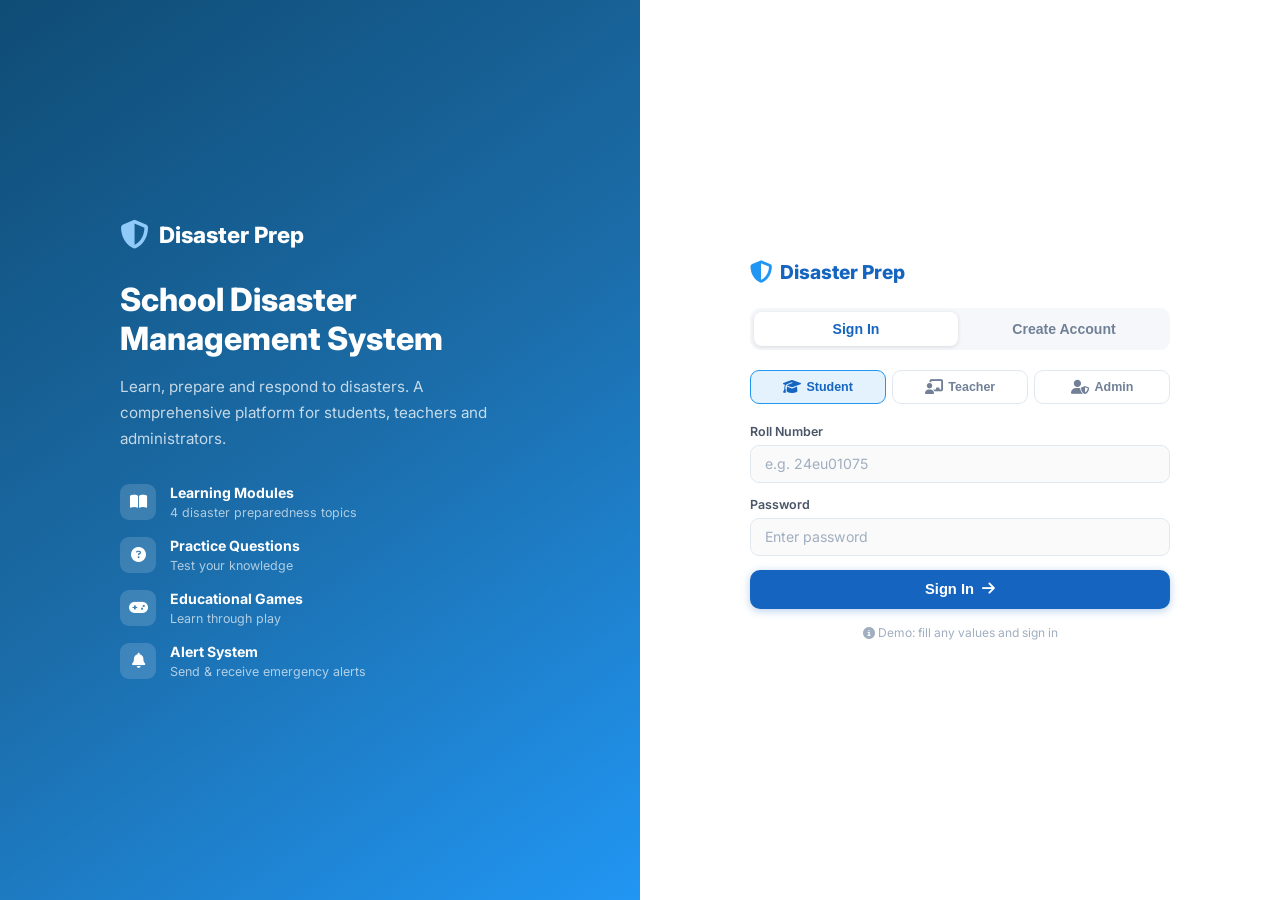
<file: disaster-app/index.html>
<!DOCTYPE html>
<html lang="en">
<head>
  <meta charset="UTF-8"/>
  <meta name="viewport" content="width=device-width,initial-scale=1.0"/>
  <title>Disaster Prep — School Disaster Management</title>
  <link href="https://fonts.googleapis.com/css2?family=Inter:wght@300;400;500;600;700;800&display=swap" rel="stylesheet"/>
  <link rel="stylesheet" href="https://cdnjs.cloudflare.com/ajax/libs/font-awesome/6.5.0/css/all.min.css"/>
  <link rel="stylesheet" href="auth.css"/>
</head>
<body>
<div class="auth-page">
  <div class="auth-left">
    <div class="auth-left-content">
      <div class="auth-brand"><i class="fas fa-shield-halved"></i><span>Disaster Prep</span></div>
      <h1>School Disaster<br/>Management System</h1>
      <p>Learn, prepare and respond to disasters. A comprehensive platform for students, teachers and administrators.</p>
      <div class="auth-features">
        <div class="af"><i class="fas fa-book-open"></i><div><strong>Learning Modules</strong><span>4 disaster preparedness topics</span></div></div>
        <div class="af"><i class="fas fa-circle-question"></i><div><strong>Practice Questions</strong><span>Test your knowledge</span></div></div>
        <div class="af"><i class="fas fa-gamepad"></i><div><strong>Educational Games</strong><span>Learn through play</span></div></div>
        <div class="af"><i class="fas fa-bell"></i><div><strong>Alert System</strong><span>Send & receive emergency alerts</span></div></div>
      </div>
    </div>
  </div>
  <div class="auth-right">
    <div class="auth-card">
      <div class="auth-card-header">
        <div class="auth-logo"><i class="fas fa-shield-halved"></i><span>Disaster Prep</span></div>
      </div>
      <div class="auth-tabs">
        <button class="atab active" id="tab-si" onclick="switchTab('si')">Sign In</button>
        <button class="atab" id="tab-ca" onclick="switchTab('ca')">Create Account</button>
      </div>
      <div class="role-row">
        <button class="rbtn active" data-r="student" onclick="setRole('student')"><i class="fas fa-graduation-cap"></i> Student</button>
        <button class="rbtn" data-r="teacher" onclick="setRole('teacher')"><i class="fas fa-chalkboard-teacher"></i> Teacher</button>
        <button class="rbtn" data-r="admin" onclick="setRole('admin')"><i class="fas fa-user-shield"></i> Admin</button>
      </div>

      <!-- SIGN IN -->
      <form id="form-si" onsubmit="doSignIn(event)">
        <div id="si-s">
          <div class="field"><label>Roll Number</label><input id="si-roll" type="text" placeholder="e.g. 24eu01075"/></div>
          <div class="field"><label>Password</label><input id="si-pw-s" type="password" placeholder="Enter password"/></div>
        </div>
        <div id="si-t" class="dn">
          <div class="field"><label>Email</label><input id="si-email-t" type="email" placeholder="teacher@school.edu"/></div>
          <div class="field"><label>School Name</label><input id="si-school-t" type="text" placeholder="School name"/></div>
          <div class="field"><label>Password</label><input id="si-pw-t" type="password" placeholder="Enter password"/></div>
        </div>
        <div id="si-a" class="dn">
          <div class="field"><label>Email</label><input id="si-email-a" type="email" placeholder="admin@school.edu"/></div>
          <div class="field"><label>Password</label><input id="si-pw-a" type="password" placeholder="Enter password"/></div>
        </div>
        <div id="si-err" class="err dn"></div>
        <button class="abtn" type="submit">Sign In <i class="fas fa-arrow-right"></i></button>
      </form>

      <!-- CREATE ACCOUNT -->
      <form id="form-ca" class="dn" onsubmit="doCreate(event)">
        <div id="ca-s">
          <div class="field"><label>Full Name</label><input id="ca-name" type="text" placeholder="Your full name"/></div>
          <div class="field"><label>Email</label><input id="ca-email-s" type="email" placeholder="student@school.edu"/></div>
          <div class="field"><label>Roll Number</label><input id="ca-roll" type="text" placeholder="e.g. 24eu01075"/></div>
          <div class="field"><label>School Name</label><input id="ca-school-s" type="text" placeholder="e.g. Siddhartha Academy"/></div>
          <div class="field"><label>Password</label><input id="ca-pw-s" type="password" placeholder="Create password"/></div>
        </div>
        <div id="ca-t" class="dn">
          <div class="info-note"><i class="fas fa-info-circle"></i> Teacher accounts need pre-registered credentials from your admin.</div>
          <div class="field"><label>Full Name</label><input id="ca-name-t" type="text" placeholder="Your full name"/></div>
          <div class="field"><label>Email</label><input id="ca-email-t" type="email" placeholder="teacher@school.edu"/></div>
          <div class="field"><label>School Name</label><input id="ca-school-t" type="text" placeholder="School name"/></div>
          <div class="field"><label>Password <small>(assigned by admin)</small></label><input id="ca-pw-t" type="password" placeholder="Password from admin"/></div>
        </div>
        <div id="ca-a" class="dn">
          <div class="field"><label>Full Name</label><input id="ca-name-a" type="text" placeholder="Admin name"/></div>
          <div class="field"><label>Email</label><input id="ca-email-a" type="email" placeholder="admin@school.edu"/></div>
          <div class="field"><label>Password</label><input id="ca-pw-a" type="password" placeholder="Create password"/></div>
        </div>
        <div id="ca-err" class="err dn"></div>
        <button class="abtn" type="submit">Create Account <i class="fas fa-user-plus"></i></button>
      </form>

      <p class="demo-tip"><i class="fas fa-circle-info"></i> Demo: fill any values and sign in</p>
    </div>
  </div>
</div>
<script src="auth.js"></script>
</body>
</html>
</file>
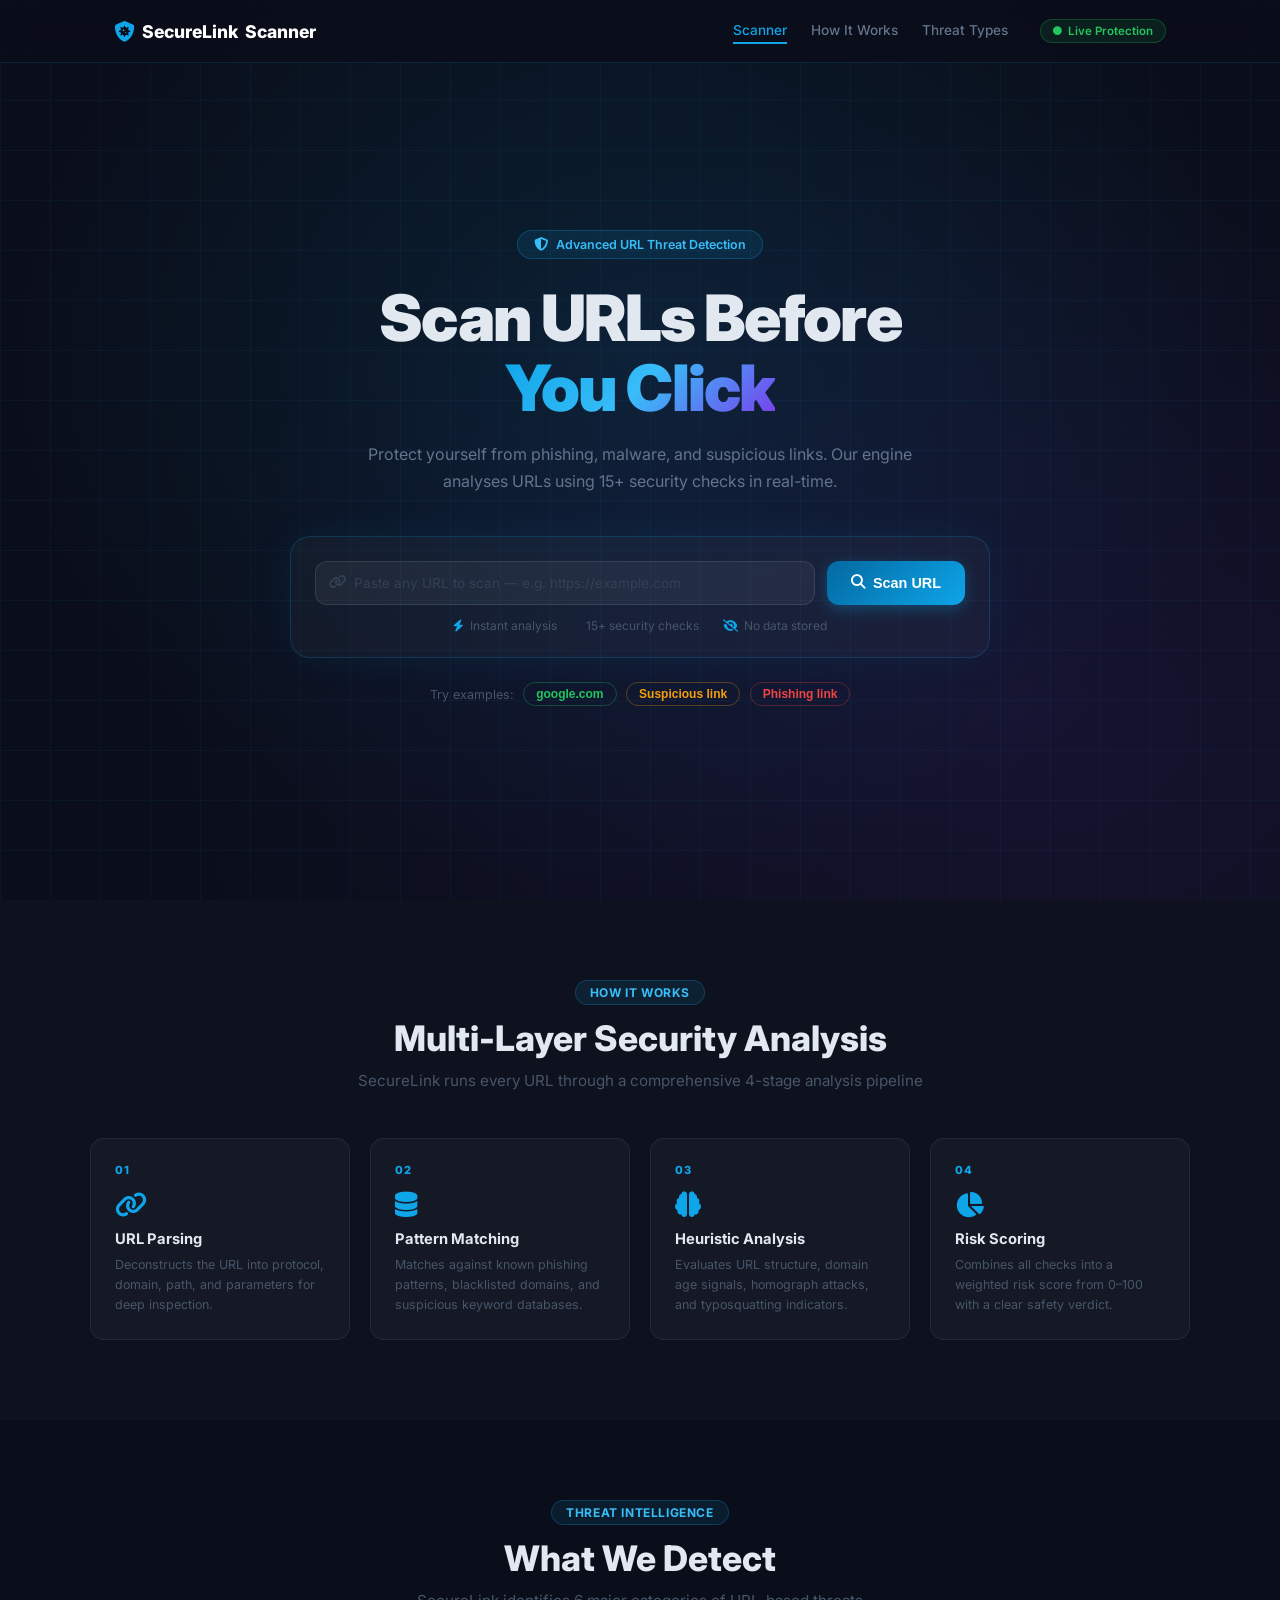
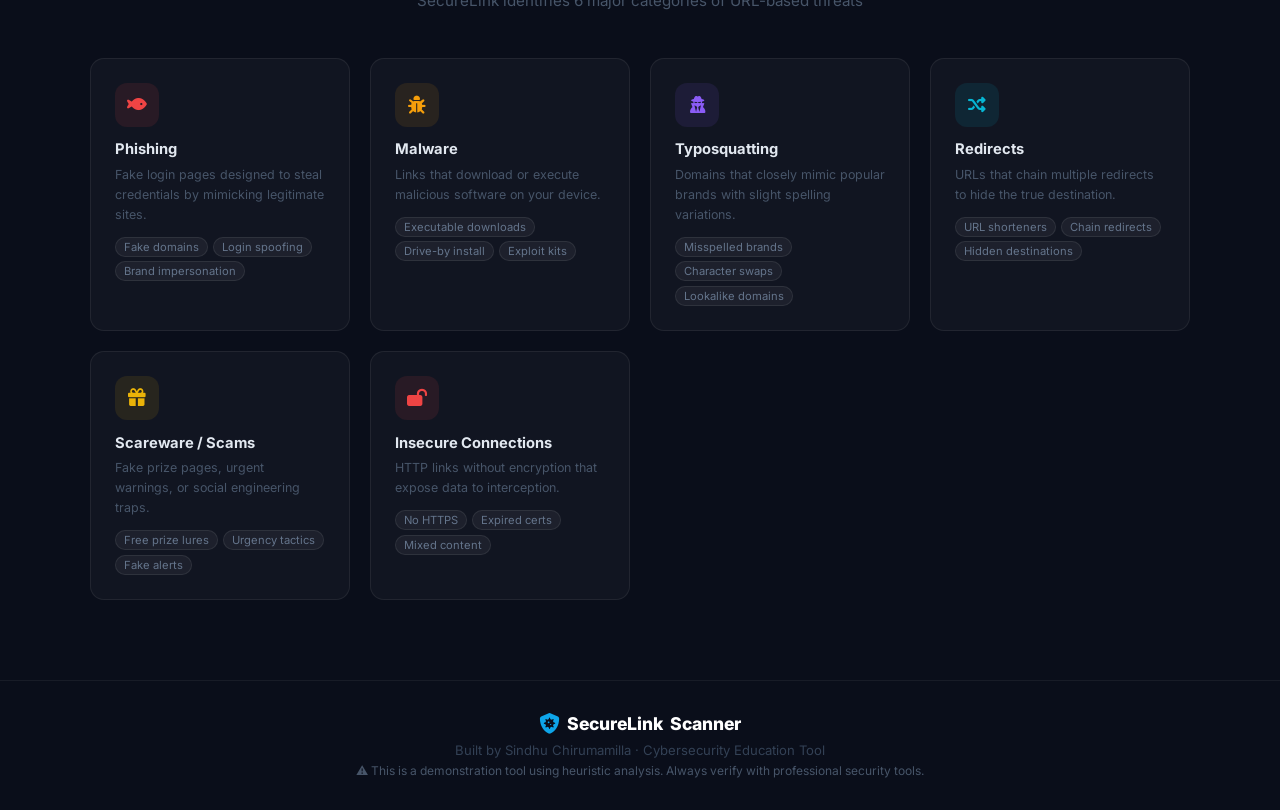
<file: securelink/index.html>
<!DOCTYPE html>
<html lang="en">
<head>
  <meta charset="UTF-8"/>
  <meta name="viewport" content="width=device-width,initial-scale=1.0"/>
  <title>SecureLink Scanner — URL Threat Detection</title>
  <link href="https://fonts.googleapis.com/css2?family=Inter:wght@300;400;500;600;700;800;900&family=JetBrains+Mono:wght@400;600&display=swap" rel="stylesheet"/>
  <link rel="stylesheet" href="https://cdnjs.cloudflare.com/ajax/libs/font-awesome/6.5.0/css/all.min.css"/>
  <link rel="stylesheet" href="style.css"/>
</head>
<body>

<!-- NAVBAR -->
<nav class="navbar">
  <div class="nav-inner">
    <div class="nav-brand"><i class="fas fa-shield-virus"></i><span>SecureLink</span><span class="nav-scanner">Scanner</span></div>
    <div class="nav-links">
      <a href="#scanner" class="nav-link active">Scanner</a>
      <a href="#how-it-works" class="nav-link">How It Works</a>
      <a href="#threat-types" class="nav-link">Threat Types</a>
    </div>
    <div class="nav-badge"><i class="fas fa-circle" style="color:#22c55e;font-size:.55rem"></i> Live Protection</div>
  </div>
</nav>

<!-- HERO -->
<section class="hero" id="scanner">
  <div class="hero-bg-grid"></div>
  <div class="hero-content">
    <div class="hero-pill"><i class="fas fa-shield-halved"></i> Advanced URL Threat Detection</div>
    <h1>Scan URLs Before<br/><span class="hero-accent">You Click</span></h1>
    <p class="hero-sub">Protect yourself from phishing, malware, and suspicious links. Our engine analyses URLs using 15+ security checks in real-time.</p>

    <!-- SCANNER BOX -->
    <div class="scanner-box" id="scanner-box">
      <div class="scanner-input-row">
        <div class="scanner-input-wrap">
          <i class="fas fa-link scanner-icon"></i>
          <input type="text" id="url-input" class="url-input" placeholder="Paste any URL to scan — e.g. https://example.com" autocomplete="off" spellcheck="false"/>
          <button class="clear-btn" id="clear-btn" onclick="clearInput()" title="Clear"><i class="fas fa-times"></i></button>
        </div>
        <button class="scan-btn" id="scan-btn" onclick="startScan()">
          <i class="fas fa-magnifying-glass"></i> Scan URL
        </button>
      </div>
      <div class="scanner-meta">
        <span><i class="fas fa-bolt"></i> Instant analysis</span>
        <span><i class="fas fa-shield-check"></i> 15+ security checks</span>
        <span><i class="fas fa-eye-slash"></i> No data stored</span>
      </div>
    </div>

    <!-- EXAMPLE URLS -->
    <div class="example-urls">
      <span class="ex-label">Try examples:</span>
      <button class="ex-btn safe-ex" onclick="tryExample('https://www.google.com')">google.com</button>
      <button class="ex-btn warn-ex" onclick="tryExample('http://free-prize-winner-click-now.tk/claim?id=abc123')">Suspicious link</button>
      <button class="ex-btn danger-ex" onclick="tryExample('http://paypa1-secure-login.xyz/verify?token=abc&redirect=steal')">Phishing link</button>
    </div>
  </div>
</section>

<!-- SCAN PROGRESS -->
<div id="scan-progress-wrap" class="scan-progress-wrap hidden">
  <div class="scan-progress-card">
    <div class="sp-icon"><i class="fas fa-magnifying-glass-chart"></i></div>
    <div class="sp-title">Analysing URL...</div>
    <div class="sp-url" id="sp-url"></div>
    <div class="sp-steps" id="sp-steps"></div>
    <div class="sp-bar-wrap"><div class="sp-bar" id="sp-bar"></div></div>
  </div>
</div>

<!-- RESULT SECTION -->
<section id="result-section" class="result-section hidden">
  <div class="result-container">
    <div class="result-header" id="result-header"></div>
    <div class="result-body">
      <div class="result-left">
        <div class="risk-score-card" id="risk-score-card"></div>
        <div class="url-info-card" id="url-info-card"></div>
      </div>
      <div class="result-right">
        <div class="checks-card" id="checks-card"></div>
      </div>
    </div>
    <div class="result-actions">
      <button class="ra-btn ra-primary" onclick="scrollToScanner()"><i class="fas fa-rotate-right"></i> Scan Another URL</button>
      <button class="ra-btn ra-secondary" onclick="addToHistory()"><i class="fas fa-bookmark"></i> Save Report</button>
    </div>
  </div>
</section>

<!-- SCAN HISTORY -->
<section id="history-section" class="history-section hidden">
  <div class="result-container">
    <div class="hist-header">
      <h3><i class="fas fa-history"></i> Scan History</h3>
      <button class="ra-btn ra-secondary" onclick="clearHistory()"><i class="fas fa-trash"></i> Clear All</button>
    </div>
    <div id="history-list"></div>
  </div>
</section>

<!-- HOW IT WORKS -->
<section id="how-it-works" class="info-section">
  <div class="info-container">
    <div class="info-header">
      <span class="info-pill">How It Works</span>
      <h2>Multi-Layer Security Analysis</h2>
      <p>SecureLink runs every URL through a comprehensive 4-stage analysis pipeline</p>
    </div>
    <div class="steps-grid">
      <div class="step-card">
        <div class="step-num">01</div>
        <div class="step-icon"><i class="fas fa-link"></i></div>
        <h4>URL Parsing</h4>
        <p>Deconstructs the URL into protocol, domain, path, and parameters for deep inspection.</p>
      </div>
      <div class="step-card">
        <div class="step-num">02</div>
        <div class="step-icon"><i class="fas fa-database"></i></div>
        <h4>Pattern Matching</h4>
        <p>Matches against known phishing patterns, blacklisted domains, and suspicious keyword databases.</p>
      </div>
      <div class="step-card">
        <div class="step-num">03</div>
        <div class="step-icon"><i class="fas fa-brain"></i></div>
        <h4>Heuristic Analysis</h4>
        <p>Evaluates URL structure, domain age signals, homograph attacks, and typosquatting indicators.</p>
      </div>
      <div class="step-card">
        <div class="step-num">04</div>
        <div class="step-icon"><i class="fas fa-chart-pie"></i></div>
        <h4>Risk Scoring</h4>
        <p>Combines all checks into a weighted risk score from 0–100 with a clear safety verdict.</p>
      </div>
    </div>
  </div>
</section>

<!-- THREAT TYPES -->
<section id="threat-types" class="threat-section">
  <div class="info-container">
    <div class="info-header">
      <span class="info-pill">Threat Intelligence</span>
      <h2>What We Detect</h2>
      <p>SecureLink identifies 6 major categories of URL-based threats</p>
    </div>
    <div class="threats-grid">
      <div class="threat-card">
        <div class="threat-icon" style="background:rgba(239,68,68,.1);color:#ef4444"><i class="fas fa-fish"></i></div>
        <h4>Phishing</h4>
        <p>Fake login pages designed to steal credentials by mimicking legitimate sites.</p>
        <div class="threat-signals"><span>Fake domains</span><span>Login spoofing</span><span>Brand impersonation</span></div>
      </div>
      <div class="threat-card">
        <div class="threat-icon" style="background:rgba(245,158,11,.1);color:#f59e0b"><i class="fas fa-bug"></i></div>
        <h4>Malware</h4>
        <p>Links that download or execute malicious software on your device.</p>
        <div class="threat-signals"><span>Executable downloads</span><span>Drive-by install</span><span>Exploit kits</span></div>
      </div>
      <div class="threat-card">
        <div class="threat-icon" style="background:rgba(139,92,246,.1);color:#8b5cf6"><i class="fas fa-user-secret"></i></div>
        <h4>Typosquatting</h4>
        <p>Domains that closely mimic popular brands with slight spelling variations.</p>
        <div class="threat-signals"><span>Misspelled brands</span><span>Character swaps</span><span>Lookalike domains</span></div>
      </div>
      <div class="threat-card">
        <div class="threat-icon" style="background:rgba(6,182,212,.1);color:#06b6d4"><i class="fas fa-random"></i></div>
        <h4>Redirects</h4>
        <p>URLs that chain multiple redirects to hide the true destination.</p>
        <div class="threat-signals"><span>URL shorteners</span><span>Chain redirects</span><span>Hidden destinations</span></div>
      </div>
      <div class="threat-card">
        <div class="threat-icon" style="background:rgba(234,179,8,.1);color:#eab308"><i class="fas fa-gift"></i></div>
        <h4>Scareware / Scams</h4>
        <p>Fake prize pages, urgent warnings, or social engineering traps.</p>
        <div class="threat-signals"><span>Free prize lures</span><span>Urgency tactics</span><span>Fake alerts</span></div>
      </div>
      <div class="threat-card">
        <div class="threat-icon" style="background:rgba(239,68,68,.1);color:#ef4444"><i class="fas fa-lock-open"></i></div>
        <h4>Insecure Connections</h4>
        <p>HTTP links without encryption that expose data to interception.</p>
        <div class="threat-signals"><span>No HTTPS</span><span>Expired certs</span><span>Mixed content</span></div>
      </div>
    </div>
  </div>
</section>

<!-- FOOTER -->
<footer class="sl-footer">
  <div class="sl-footer-inner">
    <div class="nav-brand" style="justify-content:center;margin-bottom:.5rem"><i class="fas fa-shield-virus"></i><span>SecureLink</span><span class="nav-scanner">Scanner</span></div>
    <p>Built by Sindhu Chirumamilla · Cybersecurity Education Tool</p>
    <p style="margin-top:.35rem;font-size:.75rem;color:#475569">⚠️ This is a demonstration tool using heuristic analysis. Always verify with professional security tools.</p>
  </div>
</footer>

<script src="scanner.js"></script>
</body>
</html>
</file>
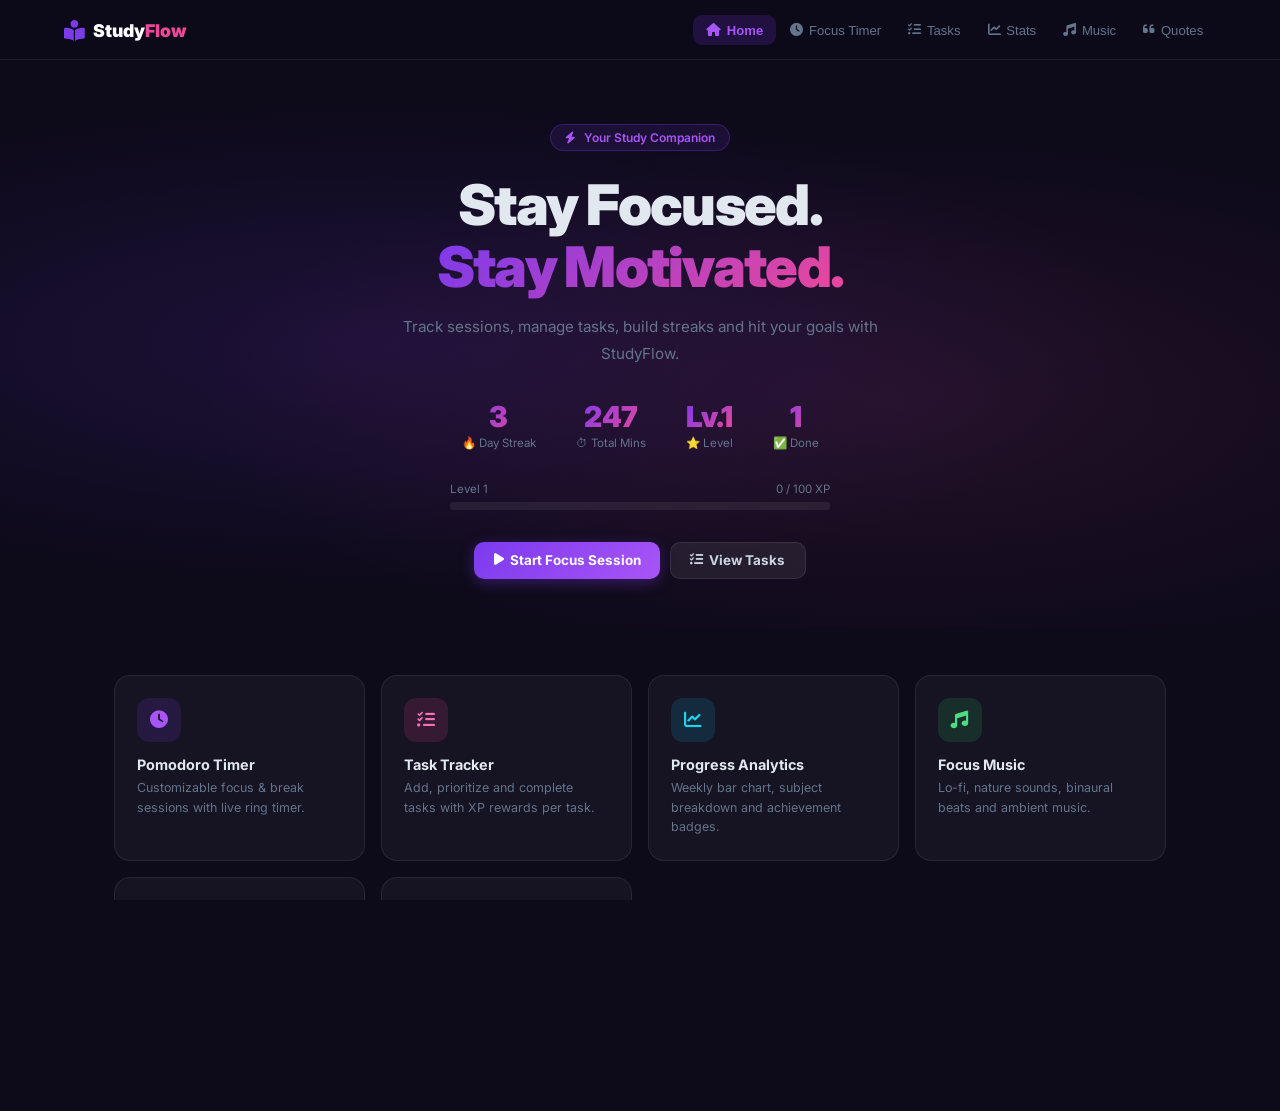
<file: studyflow/index.html>
<!DOCTYPE html>
<html lang="en">
<head>
  <meta charset="UTF-8"/>
  <meta name="viewport" content="width=device-width,initial-scale=1.0"/>
  <title>StudyFlow — Your Ultimate Study Motivation Companion</title>
  <link href="https://fonts.googleapis.com/css2?family=Inter:wght@300;400;500;600;700;800;900&display=swap" rel="stylesheet"/>
  <link rel="stylesheet" href="https://cdnjs.cloudflare.com/ajax/libs/font-awesome/6.5.0/css/all.min.css"/>
  <link rel="stylesheet" href="style.css"/>
</head>
<body>

<nav class="navbar">
  <div class="nav-inner">
    <div class="brand"><i class="fas fa-book-open-reader"></i><span>Study<em>Flow</em></span></div>
    <div class="nav-links" id="nav-links">
      <button class="nl active" data-tab="home"   onclick="goTab('home')">  <i class="fas fa-house"></i>       Home</button>
      <button class="nl"        data-tab="timer"  onclick="goTab('timer')"> <i class="fas fa-clock"></i>       Focus Timer</button>
      <button class="nl"        data-tab="tasks"  onclick="goTab('tasks')"> <i class="fas fa-list-check"></i>  Tasks</button>
      <button class="nl"        data-tab="stats"  onclick="goTab('stats')"> <i class="fas fa-chart-line"></i>  Stats</button>
      <button class="nl"        data-tab="music"  onclick="goTab('music')"> <i class="fas fa-music"></i>       Music</button>
      <button class="nl"        data-tab="quotes" onclick="goTab('quotes')"><i class="fas fa-quote-left"></i>  Quotes</button>
    </div>
    <button class="hbg" id="hbg" onclick="toggleNav()"><i class="fas fa-bars"></i></button>
  </div>
</nav>

<div id="root"></div>
<div id="toast-el" class="toast-el"></div>

<script src="app.js"></script>
</body>
</html>
</file>
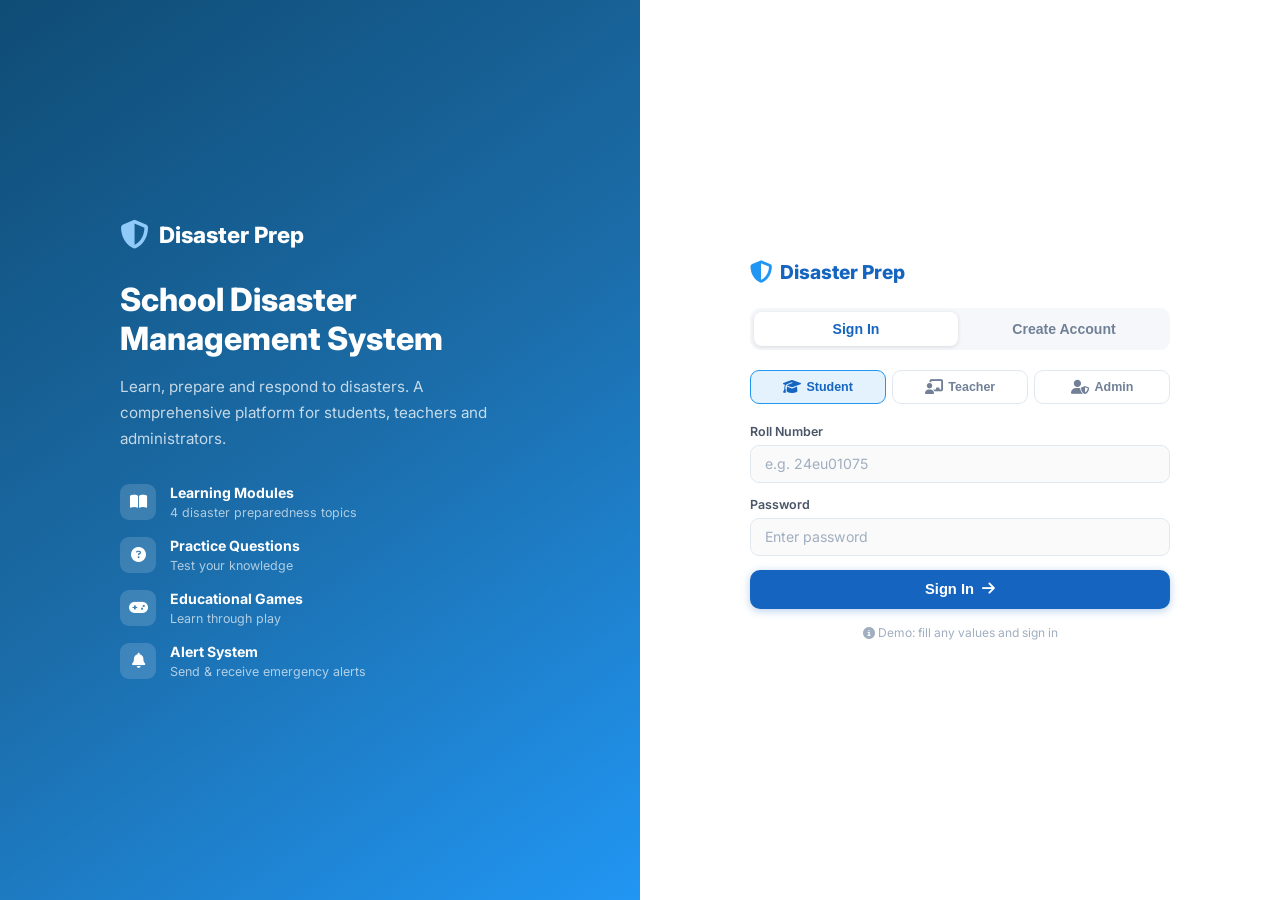
<file: disaster-app/dashboard.html>
<!DOCTYPE html>
<html lang="en">
<head>
  <meta charset="UTF-8"/>
  <meta name="viewport" content="width=device-width,initial-scale=1.0"/>
  <title>Disaster Prep — Dashboard</title>
  <link href="https://fonts.googleapis.com/css2?family=Inter:wght@300;400;500;600;700;800&display=swap" rel="stylesheet"/>
  <link rel="stylesheet" href="https://cdnjs.cloudflare.com/ajax/libs/font-awesome/6.5.0/css/all.min.css"/>
  <link rel="stylesheet" href="dash.css"/>
</head>
<body>
<div class="shell">
  <!-- SIDEBAR -->
  <aside class="sidebar" id="sidebar">
    <div class="sb-top">
      <div class="sb-brand"><i class="fas fa-shield-halved"></i><span>Disaster Prep</span></div>
      <button class="sb-close" onclick="toggleSidebar()"><i class="fas fa-times"></i></button>
    </div>
    <nav id="sb-nav" class="sb-nav"></nav>
    <div class="sb-foot">
      <button class="sb-signout" onclick="logout()"><i class="fas fa-right-from-bracket"></i> Sign Out</button>
    </div>
  </aside>

  <!-- MAIN -->
  <div class="main-area">
    <header class="topbar">
      <button class="menu-btn" onclick="toggleSidebar()"><i class="fas fa-bars"></i></button>
      <span class="tb-title" id="tb-title">Home</span>
      <div class="tb-right">
        <div class="tb-avatar" id="tb-avatar"></div>
      </div>
    </header>
    <main class="main-content" id="main-content"></main>
  </div>
</div>

<div id="toast" class="toast dn"></div>
<div id="modal-overlay" class="modal-overlay dn" onclick="closeModal()">
  <div class="modal-box" onclick="event.stopPropagation()" id="modal-box"></div>
</div>

<script src="dash.js"></script>
</body>
</html>
</file>
<file: disaster-app/auth.css>
*,*::before,*::after{box-sizing:border-box;margin:0;padding:0}
html,body{height:100%;font-family:'Inter',sans-serif;background:#f0f4f8;color:#1a202c}
.dn{display:none!important}
.auth-page{display:grid;grid-template-columns:1fr 1fr;min-height:100vh}

/* LEFT */
.auth-left{background:linear-gradient(145deg,#0f4c75,#1b6ca8,#2196f3);
  display:flex;align-items:center;justify-content:center;padding:3rem 2.5rem;color:#fff}
.auth-left-content{max-width:400px}
.auth-brand{display:flex;align-items:center;gap:.6rem;margin-bottom:2rem;font-size:1.4rem;font-weight:800}
.auth-brand i{font-size:1.8rem;color:#90caf9}
.auth-left h1{font-size:2rem;font-weight:800;line-height:1.2;margin-bottom:1rem}
.auth-left p{color:rgba(255,255,255,.75);line-height:1.7;margin-bottom:2rem;font-size:.95rem}
.auth-features{display:flex;flex-direction:column;gap:1rem}
.af{display:flex;align-items:flex-start;gap:.85rem}
.af i{width:36px;height:36px;background:rgba(255,255,255,.15);border-radius:9px;
  display:flex;align-items:center;justify-content:center;flex-shrink:0;font-size:.95rem}
.af strong{display:block;font-size:.88rem;font-weight:700}
.af span{font-size:.78rem;color:rgba(255,255,255,.65)}

/* RIGHT */
.auth-right{background:#fff;display:flex;align-items:center;justify-content:center;
  padding:2rem 1.5rem;overflow-y:auto}
.auth-card{width:100%;max-width:420px}
.auth-card-header{margin-bottom:1.5rem}
.auth-logo{display:flex;align-items:center;gap:.5rem;font-size:1.2rem;font-weight:800;color:#1565c0}
.auth-logo i{color:#2196f3;font-size:1.4rem}

/* Tabs */
.auth-tabs{display:flex;background:#f5f7fa;border-radius:10px;padding:.25rem;margin-bottom:1.25rem;gap:.25rem}
.atab{flex:1;padding:.55rem;border:none;border-radius:8px;cursor:pointer;
  background:transparent;color:#718096;font-size:.88rem;font-weight:600;transition:all .2s}
.atab.active{background:#fff;color:#1565c0;box-shadow:0 1px 4px rgba(0,0,0,.12)}

/* Role buttons */
.role-row{display:grid;grid-template-columns:1fr 1fr 1fr;gap:.4rem;margin-bottom:1.25rem}
.rbtn{display:flex;align-items:center;justify-content:center;gap:.35rem;
  padding:.55rem .4rem;border-radius:9px;border:1.5px solid #e2e8f0;cursor:pointer;
  background:#fff;color:#718096;font-size:.78rem;font-weight:600;transition:all .2s}
.rbtn:hover{border-color:#2196f3;color:#1565c0}
.rbtn.active{background:#e3f2fd;border-color:#2196f3;color:#1565c0}
.rbtn i{font-size:.9rem}

/* Fields */
.field{margin-bottom:.9rem}
.field label{display:block;font-size:.78rem;font-weight:600;color:#4a5568;margin-bottom:.35rem}
.field label small{font-weight:400;color:#a0aec0}
.field input{width:100%;padding:.6rem .85rem;border:1.5px solid #e2e8f0;border-radius:9px;
  font-size:.88rem;color:#1a202c;outline:none;transition:border .2s;font-family:'Inter',sans-serif;
  background:#fafafa}
.field input::placeholder{color:#a0aec0}
.field input:focus{border-color:#2196f3;background:#fff;box-shadow:0 0 0 3px rgba(33,150,243,.1)}
.info-note{background:#e3f2fd;border:1px solid #90caf9;border-radius:8px;
  padding:.65rem .85rem;color:#1565c0;font-size:.78rem;margin-bottom:.9rem;
  display:flex;align-items:flex-start;gap:.4rem;line-height:1.5}
.err{background:#fef2f2;border:1px solid #fecaca;border-radius:8px;
  padding:.6rem .85rem;color:#dc2626;font-size:.8rem;margin-bottom:.75rem}
.abtn{width:100%;padding:.7rem;border:none;border-radius:10px;cursor:pointer;
  background:#1565c0;color:#fff;font-weight:700;font-size:.92rem;
  display:flex;align-items:center;justify-content:center;gap:.5rem;
  transition:all .2s;box-shadow:0 2px 8px rgba(21,101,192,.3)}
.abtn:hover{background:#0d47a1;transform:translateY(-1px);box-shadow:0 4px 16px rgba(21,101,192,.4)}
.demo-tip{text-align:center;color:#a0aec0;font-size:.75rem;margin-top:1rem}

@media(max-width:768px){
  .auth-page{grid-template-columns:1fr}
  .auth-left{display:none}
  .auth-right{min-height:100vh}
}
</file>
<file: securelink/style.css>
*,*::before,*::after{box-sizing:border-box;margin:0;padding:0}
html{scroll-behavior:smooth}
body{font-family:'Inter',sans-serif;background:#0A0E1A;color:#E2E8F0;overflow-x:hidden}
.hidden{display:none!important}

/* ── NAVBAR ── */
.navbar{position:fixed;top:0;left:0;right:0;z-index:100;
  background:rgba(10,14,26,.9);backdrop-filter:blur(20px);
  border-bottom:1px solid rgba(14,165,233,.15)}
.nav-inner{max-width:1100px;margin:0 auto;padding:0 1.5rem;height:62px;
  display:flex;align-items:center;gap:2rem}
.nav-brand{display:flex;align-items:center;gap:.45rem;font-size:1.1rem;font-weight:800}
.nav-brand i{color:#0EA5E9;font-size:1.3rem}
.nav-brand span{color:#fff}
.nav-scanner{color:#0EA5E9}
.nav-links{display:flex;gap:1.5rem;margin-left:auto}
.nav-link{color:#64748B;font-size:.85rem;font-weight:500;text-decoration:none;
  transition:color .2s;padding:.25rem 0;border-bottom:2px solid transparent}
.nav-link:hover,.nav-link.active{color:#0EA5E9;border-bottom-color:#0EA5E9}
.nav-badge{display:flex;align-items:center;gap:.4rem;padding:4px 12px;
  background:rgba(34,197,94,.1);border:1px solid rgba(34,197,94,.25);
  border-radius:50px;font-size:.72rem;font-weight:600;color:#22c55e;white-space:nowrap}

/* ── HERO ── */
.hero{min-height:100vh;display:flex;align-items:center;justify-content:center;
  padding:100px 1.5rem 4rem;position:relative;overflow:hidden}
.hero-bg-grid{
  position:absolute;inset:0;
  background-image:linear-gradient(rgba(14,165,233,.06) 1px,transparent 1px),
    linear-gradient(90deg,rgba(14,165,233,.06) 1px,transparent 1px);
  background-size:50px 50px;
}
.hero-bg-grid::after{
  content:'';position:absolute;inset:0;
  background:radial-gradient(ellipse at 50% 40%,rgba(14,165,233,.12),transparent 70%),
             radial-gradient(ellipse at 80% 80%,rgba(124,58,237,.1),transparent 60%);
}
.hero-content{position:relative;z-index:1;max-width:760px;width:100%;text-align:center}
.hero-pill{display:inline-flex;align-items:center;gap:.5rem;padding:6px 16px;
  background:rgba(14,165,233,.1);border:1px solid rgba(14,165,233,.25);border-radius:50px;
  font-size:.78rem;font-weight:600;color:#38BDF8;margin-bottom:1.5rem}
.hero-pill i{font-size:.85rem}
.hero-content h1{font-size:clamp(2.2rem,6vw,4rem);font-weight:900;line-height:1.1;
  margin-bottom:1.1rem;letter-spacing:-.03em}
.hero-accent{
  background:linear-gradient(135deg,#0EA5E9,#38BDF8,#7C3AED);
  -webkit-background-clip:text;-webkit-text-fill-color:transparent;background-clip:text;
}
.hero-sub{color:#64748B;font-size:1rem;line-height:1.7;margin-bottom:2.5rem;max-width:560px;margin-left:auto;margin-right:auto}

/* ── SCANNER BOX ── */
.scanner-box{background:rgba(255,255,255,.03);border:1px solid rgba(14,165,233,.2);
  border-radius:20px;padding:1.5rem;max-width:700px;margin:0 auto 1.5rem;
  box-shadow:0 0 40px rgba(14,165,233,.08)}
.scanner-input-row{display:flex;gap:.75rem;margin-bottom:.85rem}
.scanner-input-wrap{flex:1;position:relative;display:flex;align-items:center}
.scanner-icon{position:absolute;left:.9rem;color:#334155;font-size:.9rem;pointer-events:none}
.url-input{
  width:100%;padding:.75rem 2.5rem .75rem 2.4rem;
  background:rgba(255,255,255,.05);border:1.5px solid rgba(255,255,255,.1);
  border-radius:12px;color:#E2E8F0;font-family:'JetBrains Mono',monospace;font-size:.85rem;
  outline:none;transition:all .25s;
}
.url-input::placeholder{color:#334155;font-family:'Inter',sans-serif}
.url-input:focus{border-color:#0EA5E9;background:rgba(14,165,233,.05);box-shadow:0 0 0 3px rgba(14,165,233,.1)}
.clear-btn{position:absolute;right:.75rem;background:none;border:none;color:#334155;
  cursor:pointer;font-size:.85rem;padding:.2rem;transition:color .2s;display:none}
.clear-btn:hover{color:#E2E8F0}
.url-input:not(:placeholder-shown) ~ .clear-btn{display:block}
.scan-btn{
  padding:.75rem 1.5rem;background:linear-gradient(135deg,#0369A1,#0EA5E9);
  border:none;border-radius:12px;color:#fff;font-weight:700;font-size:.9rem;
  cursor:pointer;display:flex;align-items:center;gap:.5rem;white-space:nowrap;
  transition:all .25s;box-shadow:0 4px 15px rgba(14,165,233,.3);flex-shrink:0;
}
.scan-btn:hover{transform:translateY(-2px);box-shadow:0 8px 25px rgba(14,165,233,.45)}
.scan-btn:disabled{opacity:.6;cursor:not-allowed;transform:none}
.scanner-meta{display:flex;align-items:center;justify-content:center;gap:1.5rem;flex-wrap:wrap}
.scanner-meta span{font-size:.75rem;color:#475569;display:flex;align-items:center;gap:.35rem}
.scanner-meta i{color:#0EA5E9}

/* Example URLs */
.example-urls{display:flex;align-items:center;justify-content:center;gap:.6rem;flex-wrap:wrap}
.ex-label{font-size:.78rem;color:#475569}
.ex-btn{padding:4px 12px;border-radius:50px;border:1px solid;font-size:.75rem;font-weight:600;cursor:pointer;transition:all .2s;background:transparent}
.safe-ex{border-color:rgba(34,197,94,.3);color:#22c55e}
.safe-ex:hover{background:rgba(34,197,94,.1)}
.warn-ex{border-color:rgba(245,158,11,.3);color:#f59e0b}
.warn-ex:hover{background:rgba(245,158,11,.1)}
.danger-ex{border-color:rgba(239,68,68,.3);color:#ef4444}
.danger-ex:hover{background:rgba(239,68,68,.1)}

/* ── SCAN PROGRESS ── */
.scan-progress-wrap{padding:2rem 1.5rem;display:flex;justify-content:center}
.scan-progress-card{
  background:rgba(255,255,255,.03);border:1px solid rgba(14,165,233,.2);
  border-radius:18px;padding:2rem 2.5rem;max-width:560px;width:100%;text-align:center;
}
.sp-icon{font-size:2.5rem;color:#0EA5E9;margin-bottom:.75rem;animation:spin-slow 2s linear infinite}
@keyframes spin-slow{from{transform:rotate(0deg)}to{transform:rotate(360deg)}}
.sp-title{font-size:1rem;font-weight:700;margin-bottom:.4rem}
.sp-url{font-family:'JetBrains Mono',monospace;font-size:.78rem;color:#475569;
  margin-bottom:1.25rem;word-break:break-all}
.sp-steps{display:flex;flex-direction:column;gap:.4rem;margin-bottom:1rem;text-align:left}
.sp-step{display:flex;align-items:center;gap:.6rem;font-size:.8rem;color:#475569;transition:color .3s}
.sp-step.active{color:#0EA5E9}
.sp-step.done{color:#22c55e}
.sp-step i{width:16px;text-align:center;font-size:.8rem}
.sp-bar-wrap{height:5px;background:rgba(255,255,255,.06);border-radius:50px;overflow:hidden}
.sp-bar{height:100%;background:linear-gradient(90deg,#0369A1,#0EA5E9,#38BDF8);
  border-radius:50px;width:0%;transition:width .4s ease}

/* ── RESULT SECTION ── */
.result-section{padding:2rem 1.5rem 3rem}
.result-container{max-width:960px;margin:0 auto}
.result-header{border-radius:16px;padding:1.5rem 2rem;margin-bottom:1.5rem;
  display:flex;align-items:center;gap:1rem}
.rh-icon{font-size:2rem;flex-shrink:0}
.rh-title{font-size:1.3rem;font-weight:800}
.rh-verdict{font-size:.85rem;margin-top:.2rem;opacity:.8}
.result-header.safe{background:linear-gradient(135deg,rgba(34,197,94,.12),rgba(16,185,129,.08));border:1px solid rgba(34,197,94,.25)}
.result-header.warning{background:linear-gradient(135deg,rgba(245,158,11,.12),rgba(251,191,36,.08));border:1px solid rgba(245,158,11,.25)}
.result-header.danger{background:linear-gradient(135deg,rgba(239,68,68,.12),rgba(220,38,38,.08));border:1px solid rgba(239,68,68,.25)}
.result-header.safe .rh-title{color:#22c55e}
.result-header.warning .rh-title{color:#f59e0b}
.result-header.danger .rh-title{color:#ef4444}

.result-body{display:grid;grid-template-columns:300px 1fr;gap:1.25rem;margin-bottom:1.25rem}
.risk-score-card,.url-info-card,.checks-card{
  background:rgba(255,255,255,.03);border:1px solid rgba(255,255,255,.07);
  border-radius:14px;padding:1.25rem;
}
/* Risk score */
.rs-label{font-size:.78rem;font-weight:600;color:#64748B;text-transform:uppercase;
  letter-spacing:.06em;margin-bottom:.85rem}
.rs-circle{width:120px;height:120px;border-radius:50%;margin:0 auto .85rem;
  display:flex;flex-direction:column;align-items:center;justify-content:center;
  border:4px solid;font-weight:900;}
.rs-num{font-size:2.2rem;line-height:1}
.rs-of{font-size:.72rem;color:#475569}
.rs-circle.safe{border-color:#22c55e;color:#22c55e;box-shadow:0 0 25px rgba(34,197,94,.2)}
.rs-circle.warning{border-color:#f59e0b;color:#f59e0b;box-shadow:0 0 25px rgba(245,158,11,.2)}
.rs-circle.danger{border-color:#ef4444;color:#ef4444;box-shadow:0 0 25px rgba(239,68,68,.2)}
.rs-bar-wrap{height:6px;background:rgba(255,255,255,.06);border-radius:50px;overflow:hidden;margin-bottom:.6rem}
.rs-bar-fill{height:100%;border-radius:50px;transition:width 1.5s cubic-bezier(.4,0,.2,1)}
.rs-summary{font-size:.8rem;color:#64748B;line-height:1.6}

/* URL info */
.ui-title{font-size:.78rem;font-weight:600;color:#64748B;text-transform:uppercase;
  letter-spacing:.06em;margin-bottom:.85rem}
.ui-row{display:flex;gap:.6rem;padding:.5rem 0;border-bottom:1px solid rgba(255,255,255,.05);font-size:.82rem}
.ui-row:last-child{border-bottom:none}
.ui-key{color:#475569;min-width:90px;flex-shrink:0;font-weight:500}
.ui-val{color:#CBD5E1;word-break:break-all;font-family:'JetBrains Mono',monospace;font-size:.78rem}
.ui-val.safe{color:#22c55e}.ui-val.danger{color:#ef4444}.ui-val.warning{color:#f59e0b}

/* Checks */
.ch-title{font-size:.78rem;font-weight:600;color:#64748B;text-transform:uppercase;
  letter-spacing:.06em;margin-bottom:.85rem;display:flex;align-items:center;justify-content:space-between}
.ch-list{display:flex;flex-direction:column;gap:.4rem}
.ch-item{display:flex;align-items:flex-start;gap:.6rem;padding:.55rem .65rem;
  border-radius:9px;font-size:.82rem}
.ch-item.pass{background:rgba(34,197,94,.06);border:1px solid rgba(34,197,94,.12)}
.ch-item.fail{background:rgba(239,68,68,.06);border:1px solid rgba(239,68,68,.12)}
.ch-item.warn{background:rgba(245,158,11,.06);border:1px solid rgba(245,158,11,.12)}
.ch-dot{width:18px;height:18px;border-radius:50%;display:flex;align-items:center;
  justify-content:center;font-size:.65rem;flex-shrink:0;margin-top:.05rem}
.pass .ch-dot{background:rgba(34,197,94,.2);color:#22c55e}
.fail .ch-dot{background:rgba(239,68,68,.2);color:#ef4444}
.warn .ch-dot{background:rgba(245,158,11,.2);color:#f59e0b}
.ch-info{flex:1}
.ch-name{font-weight:600;color:#CBD5E1;margin-bottom:.1rem}
.ch-desc{font-size:.75rem;color:#475569;line-height:1.4}

/* Result actions */
.result-actions{display:flex;gap:.75rem;flex-wrap:wrap}
.ra-btn{display:inline-flex;align-items:center;gap:.5rem;padding:.65rem 1.4rem;
  border-radius:10px;font-weight:700;font-size:.85rem;cursor:pointer;transition:all .2s;border:none}
.ra-primary{background:linear-gradient(135deg,#0369A1,#0EA5E9);color:#fff;box-shadow:0 4px 15px rgba(14,165,233,.3)}
.ra-primary:hover{transform:translateY(-1px);box-shadow:0 8px 25px rgba(14,165,233,.4)}
.ra-secondary{background:rgba(255,255,255,.06);border:1px solid rgba(255,255,255,.1)!important;color:#CBD5E1}
.ra-secondary:hover{background:rgba(255,255,255,.1)}

/* ── HISTORY ── */
.history-section{padding:1rem 1.5rem 3rem}
.hist-header{display:flex;align-items:center;justify-content:space-between;margin-bottom:1rem}
.hist-header h3{font-size:1rem;font-weight:700;display:flex;align-items:center;gap:.5rem;color:#CBD5E1}
.hist-item{display:flex;align-items:center;gap:1rem;padding:.85rem 1rem;
  background:rgba(255,255,255,.03);border:1px solid rgba(255,255,255,.06);
  border-radius:11px;margin-bottom:.5rem;cursor:pointer;transition:all .2s}
.hist-item:hover{border-color:rgba(14,165,233,.3);background:rgba(14,165,233,.04)}
.hist-icon{width:34px;height:34px;border-radius:9px;display:flex;align-items:center;
  justify-content:center;font-size:.85rem;flex-shrink:0}
.hist-icon.safe{background:rgba(34,197,94,.12);color:#22c55e}
.hist-icon.warning{background:rgba(245,158,11,.12);color:#f59e0b}
.hist-icon.danger{background:rgba(239,68,68,.12);color:#ef4444}
.hist-url{font-family:'JetBrains Mono',monospace;font-size:.78rem;color:#94A3B8;
  flex:1;overflow:hidden;text-overflow:ellipsis;white-space:nowrap}
.hist-score{font-size:.78rem;font-weight:700;flex-shrink:0}
.hist-score.safe{color:#22c55e}.hist-score.warning{color:#f59e0b}.hist-score.danger{color:#ef4444}
.hist-time{font-size:.7rem;color:#334155;flex-shrink:0}

/* ── INFO SECTIONS ── */
.info-section{padding:5rem 1.5rem;background:rgba(255,255,255,.015)}
.threat-section{padding:5rem 1.5rem}
.info-container{max-width:1100px;margin:0 auto}
.info-header{text-align:center;margin-bottom:3rem}
.info-pill{display:inline-block;padding:4px 14px;background:rgba(14,165,233,.1);
  border:1px solid rgba(14,165,233,.25);border-radius:50px;
  font-size:.75rem;font-weight:700;color:#38BDF8;letter-spacing:.05em;
  text-transform:uppercase;margin-bottom:.75rem}
.info-header h2{font-size:clamp(1.6rem,3vw,2.2rem);font-weight:800;margin-bottom:.75rem}
.info-header p{color:#475569;font-size:.95rem}

/* Steps */
.steps-grid{display:grid;grid-template-columns:repeat(4,1fr);gap:1.25rem}
.step-card{background:rgba(255,255,255,.03);border:1px solid rgba(255,255,255,.07);
  border-radius:14px;padding:1.5rem;position:relative;transition:all .25s}
.step-card:hover{border-color:rgba(14,165,233,.3);transform:translateY(-3px)}
.step-num{font-size:.7rem;font-weight:800;color:#0EA5E9;letter-spacing:.1em;margin-bottom:.75rem}
.step-icon{font-size:1.6rem;color:#0EA5E9;margin-bottom:.65rem}
.step-card h4{font-size:.92rem;font-weight:700;margin-bottom:.4rem}
.step-card p{font-size:.78rem;color:#475569;line-height:1.6}

/* Threats */
.threats-grid{display:grid;grid-template-columns:repeat(auto-fit,minmax(260px,1fr));gap:1.25rem}
.threat-card{background:rgba(255,255,255,.03);border:1px solid rgba(255,255,255,.07);
  border-radius:14px;padding:1.5rem;transition:all .25s}
.threat-card:hover{border-color:rgba(14,165,233,.25);transform:translateY(-2px)}
.threat-icon{width:44px;height:44px;border-radius:12px;display:flex;align-items:center;
  justify-content:center;font-size:1.1rem;margin-bottom:.85rem}
.threat-card h4{font-size:.92rem;font-weight:700;margin-bottom:.4rem}
.threat-card p{font-size:.78rem;color:#475569;line-height:1.6;margin-bottom:.75rem}
.threat-signals{display:flex;flex-wrap:wrap;gap:.3rem}
.threat-signals span{padding:2px 8px;background:rgba(255,255,255,.05);border:1px solid rgba(255,255,255,.08);
  border-radius:50px;font-size:.7rem;color:#64748B}

/* ── FOOTER ── */
.sl-footer{padding:2rem 1.5rem;border-top:1px solid rgba(255,255,255,.06);text-align:center}
.sl-footer p{font-size:.82rem;color:#334155}

@media(max-width:768px){
  .result-body{grid-template-columns:1fr}
  .steps-grid{grid-template-columns:1fr 1fr}
  .scanner-input-row{flex-direction:column}
  .scan-btn{width:100%;justify-content:center}
  .nav-links{display:none}
}
@media(max-width:480px){
  .steps-grid{grid-template-columns:1fr}
}
</file>
<file: studyflow/style.css>
*,*::before,*::after{box-sizing:border-box;margin:0;padding:0}
html,body{height:100%;font-family:'Inter',sans-serif;background:#0D0A1A;color:#E2E8F0;overflow-x:hidden}
:root{--p:#7C3AED;--p2:#A855F7;--acc:#EC4899;--sur:rgba(255,255,255,.04);--bdr:rgba(255,255,255,.08);--muted:#64748B;--dim:#334155}
.dn{display:none!important}

/* NAV */
.navbar{position:fixed;top:0;left:0;right:0;z-index:300;height:60px;
  background:rgba(13,10,26,.95);border-bottom:1px solid var(--bdr);backdrop-filter:blur(20px)}
.nav-inner{max-width:1200px;margin:0 auto;padding:0 1.5rem;height:60px;
  display:flex;align-items:center;gap:1rem}
.brand{display:flex;align-items:center;gap:.5rem;font-size:1.1rem;font-weight:900;
  color:#fff;flex-shrink:0;text-decoration:none}
.brand i{color:var(--p);font-size:1.3rem}
.brand em{color:var(--acc);font-style:normal}
.nav-links{display:flex;gap:.1rem;margin-left:auto;flex-wrap:nowrap}
.nl{display:flex;align-items:center;gap:.35rem;padding:.45rem .8rem;
  border:none;border-radius:9px;cursor:pointer;background:transparent;
  color:var(--muted);font-size:.82rem;font-weight:500;transition:all .2s;white-space:nowrap}
.nl:hover{background:rgba(255,255,255,.06);color:#E2E8F0}
.nl.active{background:rgba(124,58,237,.18);color:var(--p2);font-weight:700}
.hbg{display:none;background:none;border:none;color:var(--muted);font-size:1.2rem;cursor:pointer;margin-left:auto}

#root{padding-top:60px;min-height:100vh}

/* CARDS & UTILS */
.card{background:rgba(255,255,255,.035);border:1px solid var(--bdr);border-radius:16px;padding:1.4rem}
.card-sm{background:rgba(255,255,255,.035);border:1px solid var(--bdr);border-radius:12px;padding:1rem}
.glass{background:rgba(255,255,255,.04);border:1px solid var(--bdr);border-radius:16px;backdrop-filter:blur(12px)}
.section-title{font-size:1rem;font-weight:800;margin-bottom:1rem;color:#E2E8F0}
.grad{background:linear-gradient(135deg,var(--p),var(--acc));-webkit-background-clip:text;-webkit-text-fill-color:transparent;background-clip:text}
.badge{display:inline-block;padding:2px 9px;border-radius:50px;font-size:.7rem;font-weight:700}
.bp{background:rgba(124,58,237,.2);color:#A855F7}
.ba{background:rgba(236,72,153,.2);color:#F472B6}
.bg{background:rgba(34,197,94,.2);color:#4ADE80}
.by{background:rgba(245,158,11,.2);color:#FCD34D}
.br{background:rgba(239,68,68,.2);color:#FCA5A5}
.bc{background:rgba(6,182,212,.2);color:#22D3EE}

/* BUTTONS */
.btn{display:inline-flex;align-items:center;gap:.4rem;padding:.6rem 1.2rem;border:none;
  border-radius:10px;cursor:pointer;font-weight:700;font-size:.84rem;transition:all .2s;font-family:'Inter',sans-serif}
.btn-p{background:linear-gradient(135deg,var(--p),var(--p2));color:#fff;box-shadow:0 4px 14px rgba(124,58,237,.35)}
.btn-p:hover{transform:translateY(-2px);box-shadow:0 8px 24px rgba(124,58,237,.5)}
.btn-a{background:linear-gradient(135deg,var(--acc),#F472B6);color:#fff;box-shadow:0 4px 14px rgba(236,72,153,.3)}
.btn-a:hover{transform:translateY(-2px);box-shadow:0 8px 24px rgba(236,72,153,.45)}
.btn-g{background:rgba(255,255,255,.07);border:1px solid var(--bdr);color:#CBD5E1}
.btn-g:hover{background:rgba(255,255,255,.12)}
.btn-d{background:rgba(239,68,68,.1);border:1px solid rgba(239,68,68,.25);color:#ef4444}
.btn-d:hover{background:rgba(239,68,68,.2)}
.btn-row{display:flex;gap:.6rem;flex-wrap:wrap}

/* TOAST */
.toast-el{position:fixed;bottom:1.5rem;right:1.5rem;z-index:9999;
  background:linear-gradient(135deg,var(--p),var(--acc));color:#fff;
  padding:.7rem 1.2rem;border-radius:12px;font-size:.85rem;font-weight:600;
  box-shadow:0 8px 25px rgba(0,0,0,.4);display:flex;align-items:center;gap:.5rem;
  opacity:0;transform:translateY(20px);transition:all .3s;pointer-events:none;max-width:300px}
.toast-el.show{opacity:1;transform:translateY(0)}

/* ══ HOME ══ */
.home-wrap{min-height:calc(100vh - 60px)}
.home-hero{
  display:flex;align-items:center;justify-content:center;
  padding:4rem 1.5rem 3rem;text-align:center;position:relative;overflow:hidden;
  background:radial-gradient(ellipse at 30% 50%,rgba(124,58,237,.15),transparent 60%),
             radial-gradient(ellipse at 70% 60%,rgba(236,72,153,.1),transparent 55%);
}
.hero-pill{display:inline-flex;align-items:center;gap:.45rem;padding:5px 14px;
  background:rgba(124,58,237,.12);border:1px solid rgba(124,58,237,.3);border-radius:50px;
  font-size:.75rem;font-weight:600;color:var(--p2);margin-bottom:1.5rem}
.home-hero h1{font-size:clamp(2rem,5.5vw,3.5rem);font-weight:900;line-height:1.1;
  letter-spacing:-.03em;margin-bottom:1rem}
.home-hero p{color:var(--muted);font-size:.95rem;line-height:1.75;margin-bottom:2rem;
  max-width:500px;margin-left:auto;margin-right:auto}
.hero-stats{display:flex;justify-content:center;gap:2.5rem;margin-bottom:2rem;flex-wrap:wrap}
.hs{text-align:center}
.hs-n{font-size:1.8rem;font-weight:900;background:linear-gradient(135deg,var(--p),var(--acc));
  -webkit-background-clip:text;-webkit-text-fill-color:transparent;background-clip:text}
.hs-l{font-size:.72rem;color:var(--muted);margin-top:.1rem}
.xp-bar-wrap{max-width:380px;margin:0 auto 2rem}
.xp-row{display:flex;justify-content:space-between;font-size:.72rem;color:var(--muted);margin-bottom:.35rem}
.xp-track{height:8px;background:rgba(255,255,255,.07);border-radius:50px;overflow:hidden}
.xp-fill{height:100%;background:linear-gradient(90deg,var(--p),var(--acc));border-radius:50px;transition:width 1s ease}
.feat-grid{display:grid;grid-template-columns:repeat(auto-fit,minmax(230px,1fr));
  gap:1rem;max-width:1100px;margin:3rem auto 0;padding:0 1.5rem 3rem}
.feat-card{padding:1.4rem;border-radius:16px;background:var(--sur);border:1px solid var(--bdr);
  transition:all .25s;cursor:pointer;text-align:left}
.feat-card:hover{border-color:rgba(124,58,237,.4);transform:translateY(-3px);box-shadow:0 12px 30px rgba(124,58,237,.12)}
.feat-ic{width:44px;height:44px;border-radius:12px;display:flex;align-items:center;
  justify-content:center;font-size:1.1rem;margin-bottom:.85rem}
.feat-card h4{font-size:.9rem;font-weight:700;margin-bottom:.3rem}
.feat-card p{font-size:.78rem;color:var(--muted);line-height:1.6}

/* ══ TIMER ══ */
.timer-wrap{max-width:620px;margin:0 auto;padding:2rem 1.5rem}
.mode-row{display:flex;gap:.4rem;background:rgba(255,255,255,.04);
  border:1px solid var(--bdr);border-radius:12px;padding:.3rem;margin-bottom:2rem}
.mBtn{flex:1;padding:.55rem;border:none;border-radius:9px;cursor:pointer;
  background:transparent;color:var(--muted);font-size:.82rem;font-weight:600;transition:all .2s}
.mBtn.active{background:linear-gradient(135deg,var(--p),var(--p2));color:#fff}
.timer-ring-box{display:flex;flex-direction:column;align-items:center;margin-bottom:2rem;position:relative}
.timer-ring-box svg{display:block}
.ring-text{position:absolute;top:50%;left:50%;transform:translate(-50%,-50%);text-align:center;pointer-events:none}
.ring-time{font-size:3rem;font-weight:900;line-height:1;font-variant-numeric:tabular-nums}
.ring-mode{font-size:.78rem;color:var(--muted);margin-top:.25rem}
.timer-btns{display:flex;gap:.75rem;justify-content:center;margin-bottom:1.5rem}
.t-settings{display:grid;grid-template-columns:1fr 1fr 1fr;gap:.75rem;margin-bottom:1.25rem}
.ts-box{text-align:center;background:var(--sur);border:1px solid var(--bdr);border-radius:12px;padding:.85rem .5rem}
.ts-lbl{font-size:.7rem;color:var(--muted);font-weight:600;margin-bottom:.35rem;text-transform:uppercase}
.ts-val{font-size:1.5rem;font-weight:800;color:var(--p2);margin-bottom:.35rem}
.ts-adj{display:flex;gap:.35rem;justify-content:center}
.ts-btn{width:28px;height:28px;border-radius:50%;background:rgba(255,255,255,.08);
  border:1px solid var(--bdr);color:#E2E8F0;cursor:pointer;font-size:.9rem;
  display:flex;align-items:center;justify-content:center;transition:all .2s}
.ts-btn:hover{background:var(--p);border-color:var(--p)}
.log-item{display:flex;align-items:center;gap:.65rem;padding:.5rem .65rem;
  background:var(--sur);border-radius:9px;margin-bottom:.4rem;font-size:.8rem;color:var(--muted)}
.log-dot{width:8px;height:8px;border-radius:50%;flex-shrink:0}

/* ══ TASKS ══ */
.tasks-wrap{max-width:820px;margin:0 auto;padding:2rem 1.5rem}
.tasks-top{display:flex;align-items:center;gap:.75rem;margin-bottom:1.25rem;flex-wrap:wrap}
.tasks-top h2{font-size:1.2rem;font-weight:800;flex:1}
.prog-bar-row{display:flex;align-items:center;gap:.85rem;background:var(--sur);
  border:1px solid var(--bdr);border-radius:12px;padding:.85rem 1.1rem;margin-bottom:1.25rem}
.prog-track{flex:1;height:7px;background:rgba(255,255,255,.06);border-radius:50px;overflow:hidden}
.prog-fill{height:100%;background:linear-gradient(90deg,var(--p),var(--acc));border-radius:50px;transition:width .6s ease}
.prog-txt{font-size:.78rem;color:var(--muted);white-space:nowrap}
.add-form{background:var(--sur);border:1px solid var(--bdr);border-radius:14px;padding:1.1rem;margin-bottom:1.25rem}
.add-form-lbl{font-size:.78rem;font-weight:700;color:var(--muted);margin-bottom:.65rem}
.add-row{display:flex;gap:.5rem;flex-wrap:wrap}
.ti{flex:2;min-width:180px;padding:.6rem .9rem;background:rgba(255,255,255,.06);
  border:1.5px solid var(--bdr);border-radius:9px;color:#E2E8F0;font-size:.86rem;
  outline:none;font-family:'Inter',sans-serif;transition:border .2s}
.ti::placeholder{color:var(--dim)}
.ti:focus{border-color:var(--p)}
.ts{padding:.6rem .75rem;background:rgba(255,255,255,.06);border:1.5px solid var(--bdr);
  border-radius:9px;color:#E2E8F0;font-size:.82rem;outline:none;cursor:pointer}
.ts option{background:#1a1030}
.filter-row{display:flex;gap:.4rem;flex-wrap:wrap;margin-bottom:1rem}
.f-btn{padding:4px 12px;border-radius:50px;border:1px solid var(--bdr);background:transparent;
  color:var(--muted);font-size:.75rem;font-weight:600;cursor:pointer;transition:all .2s}
.f-btn.active{background:rgba(124,58,237,.15);border-color:var(--p);color:var(--p2)}
.task-item{display:flex;align-items:flex-start;gap:.75rem;padding:.9rem 1rem;
  background:var(--sur);border:1px solid var(--bdr);border-radius:12px;
  margin-bottom:.5rem;transition:all .2s}
.task-item:hover{border-color:rgba(124,58,237,.25)}
.task-item.done .t-title{text-decoration:line-through;color:var(--muted)}
.task-item.done{opacity:.6}
.t-cb{width:20px;height:20px;border-radius:6px;border:2px solid var(--bdr);cursor:pointer;
  flex-shrink:0;margin-top:.15rem;display:flex;align-items:center;justify-content:center;
  transition:all .2s}
.t-cb.on{background:linear-gradient(135deg,var(--p),var(--acc));border-color:transparent;
  color:#fff;font-size:.7rem;font-weight:900}
.t-body{flex:1;min-width:0}
.t-title{font-size:.88rem;font-weight:600;margin-bottom:.25rem}
.t-meta{display:flex;gap:.45rem;flex-wrap:wrap;align-items:center}
.t-del{background:none;border:none;color:var(--dim);cursor:pointer;font-size:.85rem;
  padding:.2rem;flex-shrink:0;transition:color .2s}
.t-del:hover{color:#ef4444}
.empty{text-align:center;padding:3rem 1rem;color:var(--dim)}
.empty i{font-size:2rem;display:block;margin-bottom:.6rem;color:rgba(255,255,255,.06)}

/* ══ STATS ══ */
.stats-wrap{max-width:1000px;margin:0 auto;padding:2rem 1.5rem}
.stats-grid{display:grid;grid-template-columns:repeat(auto-fit,minmax(160px,1fr));gap:1rem;margin-bottom:1.5rem}
.st-card{background:var(--sur);border:1px solid var(--bdr);border-radius:14px;
  padding:1.2rem;text-align:center;transition:all .25s}
.st-card:hover{border-color:rgba(124,58,237,.3);transform:translateY(-2px)}
.st-icon{font-size:1.6rem;margin-bottom:.5rem}
.st-num{font-size:2rem;font-weight:900;line-height:1;margin-bottom:.2rem}
.st-lbl{font-size:.73rem;color:var(--muted)}
.two-col{display:grid;grid-template-columns:1fr 1fr;gap:1.25rem;margin-bottom:1.25rem}
.week-cells{display:grid;grid-template-columns:repeat(7,1fr);gap:.35rem;margin-bottom:.85rem}
.day-cell{border-radius:8px;padding:.5rem .25rem;text-align:center;background:rgba(255,255,255,.03);border:1px solid var(--bdr)}
.day-cell.has{background:rgba(124,58,237,.12);border-color:rgba(124,58,237,.25)}
.day-cell.tod{background:linear-gradient(135deg,rgba(124,58,237,.25),rgba(236,72,153,.15));border-color:var(--p)}
.dc-name{font-size:.62rem;color:var(--muted);font-weight:600}
.dc-val{font-size:.7rem;font-weight:700;margin-top:.15rem}
.bar-chart{display:flex;align-items:flex-end;gap:.4rem;height:100px;margin-top:.5rem}
.bc-wrap{flex:1;display:flex;flex-direction:column;align-items:center;gap:.25rem}
.bc-bar{width:100%;border-radius:5px 5px 0 0;background:linear-gradient(180deg,var(--p),var(--p2));min-height:3px;transition:height .8s cubic-bezier(.4,0,.2,1)}
.bc-bar.today{background:linear-gradient(180deg,var(--acc),#F472B6)}
.bc-lbl{font-size:.6rem;color:var(--muted)}
.bc-val{font-size:.62rem;color:var(--p2);font-weight:700}
.subj-row{display:flex;align-items:center;gap:.65rem;margin-bottom:.6rem}
.subj-dot{width:10px;height:10px;border-radius:50%;flex-shrink:0}
.subj-name{font-size:.82rem;flex:1}
.subj-track{flex:2;height:6px;background:rgba(255,255,255,.06);border-radius:50px;overflow:hidden}
.subj-fill{height:100%;border-radius:50px;transition:width 1s ease}
.subj-mins{font-size:.73rem;color:var(--muted);white-space:nowrap}
.ach-row{display:flex;align-items:center;gap:.5rem;padding:.4rem 0;
  border-bottom:1px solid var(--bdr);font-size:.8rem}
.ach-row:last-child{border:none}
.tip-grid{display:grid;grid-template-columns:repeat(auto-fit,minmax(200px,1fr));gap:.75rem}
.tip-card{display:flex;gap:.65rem;padding:.75rem;background:var(--sur);
  border-radius:10px;border:1px solid var(--bdr)}
.tip-icon{font-size:1.1rem;flex-shrink:0;margin-top:.1rem}
.tip-text{font-size:.78rem;color:var(--muted);line-height:1.6}

/* ══ MUSIC ══ */
.music-wrap{max-width:800px;margin:0 auto;padding:2rem 1.5rem}
.player-card{background:linear-gradient(135deg,rgba(124,58,237,.1),rgba(236,72,153,.07));
  border:1px solid rgba(124,58,237,.2);border-radius:20px;padding:2rem;text-align:center;margin-bottom:1.5rem}
.np-emoji{font-size:3rem;display:block;margin-bottom:.65rem;animation:pulse-em 2s ease infinite}
@keyframes pulse-em{0%,100%{transform:scale(1)}50%{transform:scale(1.1)}}
.np-title{font-size:1.1rem;font-weight:800;margin-bottom:.15rem}
.np-type{font-size:.8rem;color:var(--muted);margin-bottom:1.25rem}
.m-prog-bar{height:5px;background:rgba(255,255,255,.08);border-radius:50px;
  overflow:hidden;margin-bottom:.5rem;cursor:pointer;position:relative}
.m-prog-fill{height:100%;background:linear-gradient(90deg,var(--p),var(--acc));
  border-radius:50px;transition:width .5s linear;pointer-events:none}
.m-time-row{display:flex;justify-content:space-between;font-size:.72rem;color:var(--muted);margin-bottom:.85rem}
.m-controls{display:flex;align-items:center;justify-content:center;gap:.65rem;margin-bottom:.85rem}
.mc{width:40px;height:40px;border-radius:50%;background:rgba(255,255,255,.06);
  border:1px solid var(--bdr);color:#E2E8F0;cursor:pointer;font-size:.9rem;
  display:flex;align-items:center;justify-content:center;transition:all .2s}
.mc:hover{background:rgba(255,255,255,.12)}
.mc.on{color:var(--acc)}
.mc.play-btn{width:54px;height:54px;background:linear-gradient(135deg,var(--p),var(--acc));
  border:none;font-size:1.1rem;box-shadow:0 4px 16px rgba(124,58,237,.4)}
.mc.play-btn:hover{transform:scale(1.06)}
.vol-row{display:flex;align-items:center;gap:.6rem;justify-content:center}
.vol-row i{color:var(--muted);font-size:.85rem}
.vol-sl{width:110px;-webkit-appearance:none;height:4px;border-radius:50px;
  background:rgba(255,255,255,.12);outline:none;cursor:pointer}
.vol-sl::-webkit-slider-thumb{-webkit-appearance:none;width:14px;height:14px;
  border-radius:50%;background:var(--p);cursor:pointer}
.tracks-grid{display:grid;grid-template-columns:repeat(auto-fit,minmax(210px,1fr));gap:.7rem;margin-bottom:1.5rem}
.trk{display:flex;align-items:center;gap:.7rem;padding:.9rem;background:var(--sur);
  border:1px solid var(--bdr);border-radius:12px;cursor:pointer;transition:all .2s}
.trk:hover{border-color:rgba(124,58,237,.3);background:rgba(124,58,237,.05)}
.trk.on{border-color:var(--p);background:rgba(124,58,237,.1)}
.trk-em{font-size:1.5rem;flex-shrink:0}
.trk-name{font-size:.84rem;font-weight:600;margin-bottom:.12rem}
.trk-type{font-size:.72rem;color:var(--muted)}
.why-grid{display:grid;grid-template-columns:repeat(auto-fit,minmax(185px,1fr));gap:.75rem}
.why-card{padding:.85rem;background:var(--sur);border:1px solid var(--bdr);border-radius:12px}
.why-em{font-size:1.2rem;margin-bottom:.4rem}
.why-title{font-size:.82rem;font-weight:700;margin-bottom:.2rem}
.why-desc{font-size:.75rem;color:var(--muted);line-height:1.5}

/* ══ QUOTES ══ */
.quotes-wrap{max-width:800px;margin:0 auto;padding:2rem 1.5rem}
.q-hero{background:linear-gradient(135deg,rgba(124,58,237,.1),rgba(236,72,153,.07));
  border:1px solid rgba(124,58,237,.2);border-radius:20px;padding:2.5rem 2rem;
  text-align:center;margin-bottom:1.5rem}
.q-icon{font-size:2.2rem;opacity:.5;margin-bottom:.75rem;display:block}
.q-text{font-size:1.1rem;font-weight:600;font-style:italic;line-height:1.7;margin-bottom:.75rem;color:#E2E8F0;transition:opacity .35s}
.q-author{font-size:.85rem;color:var(--muted);margin-bottom:1.25rem}
.q-actions{display:flex;gap:.6rem;justify-content:center;flex-wrap:wrap}
.q-cats{display:flex;gap:.35rem;flex-wrap:wrap;margin-bottom:1rem}
.qc-btn{padding:4px 12px;border-radius:50px;border:1px solid var(--bdr);background:transparent;
  color:var(--muted);font-size:.75rem;font-weight:600;cursor:pointer;transition:all .2s}
.qc-btn.active{background:rgba(124,58,237,.15);border-color:var(--p);color:var(--p2)}
.q-grid{display:grid;grid-template-columns:repeat(auto-fit,minmax(270px,1fr));gap:.85rem}
.q-card{background:var(--sur);border:1px solid var(--bdr);border-radius:14px;
  padding:1.2rem;transition:all .2s}
.q-card:hover{border-color:rgba(124,58,237,.3);transform:translateY(-2px)}
.qc-text{font-size:.84rem;font-style:italic;line-height:1.65;margin-bottom:.6rem}
.qc-foot{display:flex;align-items:center;justify-content:space-between}
.qc-auth{font-size:.75rem;color:var(--muted)}

/* ══ RESPONSIVE ══ */
@media(max-width:800px){
  .nav-links{display:none;flex-direction:column;position:fixed;top:60px;left:0;right:0;
    background:rgba(13,10,26,.98);border-bottom:1px solid var(--bdr);padding:1rem;gap:.2rem;z-index:299}
  .nav-links.open{display:flex}
  .hbg{display:block}
  .two-col{grid-template-columns:1fr}
  .t-settings,.ts-box{grid-template-columns:1fr}
}
@media(max-width:480px){
  .stats-grid{grid-template-columns:1fr 1fr}
  .t-settings{grid-template-columns:1fr}
  .add-row{flex-direction:column}
}
</file>
<file: disaster-app/dash.css>
*,*::before,*::after{box-sizing:border-box;margin:0;padding:0}
html,body{height:100%;font-family:'Inter',sans-serif;background:#f0f4f8;color:#1a202c;overflow:hidden}
.dn{display:none!important}

/* ── SHELL ── */
.shell{display:flex;height:100vh;overflow:hidden}

/* ── SIDEBAR ── */
.sidebar{
  width:220px;flex-shrink:0;background:#fff;
  border-right:1px solid #e2e8f0;
  display:flex;flex-direction:column;
  transition:transform .3s;z-index:200;
}
.sb-top{display:flex;align-items:center;padding:1.1rem 1rem .9rem;
  border-bottom:1px solid #f0f4f8;gap:.4rem}
.sb-brand{display:flex;align-items:center;gap:.45rem;flex:1;
  font-size:.95rem;font-weight:800;color:#1565c0}
.sb-brand i{color:#2196f3;font-size:1.2rem}
.sb-close{display:none;background:none;border:none;color:#a0aec0;cursor:pointer;font-size:1rem}
.sb-nav{flex:1;padding:.75rem .6rem;overflow-y:auto;display:flex;flex-direction:column;gap:.15rem}
.nav-item{
  display:flex;align-items:center;gap:.6rem;
  padding:.6rem .75rem;border-radius:8px;border:none;cursor:pointer;
  background:transparent;color:#4a5568;font-size:.85rem;font-weight:500;
  text-align:left;width:100%;transition:all .2s;
}
.nav-item i{width:16px;text-align:center;color:#718096;font-size:.85rem;flex-shrink:0}
.nav-item:hover{background:#f0f4f8;color:#1565c0}
.nav-item:hover i{color:#2196f3}
.nav-item.active{background:#e3f2fd;color:#1565c0;font-weight:600}
.nav-item.active i{color:#2196f3}
.sb-foot{padding:.75rem .6rem;border-top:1px solid #f0f4f8}
.sb-signout{
  display:flex;align-items:center;gap:.55rem;width:100%;
  padding:.6rem .75rem;border-radius:8px;border:none;cursor:pointer;
  background:transparent;color:#718096;font-size:.85rem;font-weight:500;transition:all .2s;
}
.sb-signout:hover{background:#fff5f5;color:#e53e3e}

/* ── MAIN AREA ── */
.main-area{flex:1;display:flex;flex-direction:column;overflow:hidden;min-width:0}
.topbar{height:56px;background:#fff;border-bottom:1px solid #e2e8f0;
  display:flex;align-items:center;padding:0 1.25rem;gap:.75rem;flex-shrink:0}
.menu-btn{display:none;background:none;border:none;color:#718096;font-size:1.1rem;cursor:pointer}
.tb-title{font-size:.95rem;font-weight:700;flex:1;color:#1a202c}
.tb-right{display:flex;align-items:center;gap:.75rem}
.tb-avatar{width:32px;height:32px;border-radius:50%;background:#2196f3;
  display:flex;align-items:center;justify-content:center;
  font-weight:700;font-size:.8rem;color:#fff;cursor:pointer;flex-shrink:0}
.main-content{flex:1;overflow-y:auto;padding:1.5rem;background:#f0f4f8}

/* ── CARDS ── */
.top-cards{display:grid;grid-template-columns:repeat(3,1fr);gap:1rem;margin-bottom:1.25rem}
.top-card{background:#fff;border-radius:12px;padding:1.25rem 1.5rem;
  border:1px solid #e2e8f0;position:relative}
.tc-label{display:flex;align-items:center;justify-content:space-between;
  font-size:.78rem;font-weight:600;color:#718096;margin-bottom:.85rem;text-transform:none}
.tc-label i{color:#a0aec0;font-size:.9rem}
.tc-name{font-size:1.3rem;font-weight:800;color:#1a202c;margin-bottom:.2rem;line-height:1.2}
.tc-sub{font-size:.8rem;color:#718096;margin-bottom:.5rem}
.tc-badges{display:flex;gap:.4rem;flex-wrap:wrap;margin-top:.4rem}
.tc-badge{padding:2px 10px;border-radius:50px;font-size:.72rem;font-weight:700}
.badge-student{background:#e3f2fd;color:#1565c0}
.badge-teacher{background:#fff3e0;color:#e65100}
.badge-admin{background:#fce4ec;color:#c62828}
.badge-roll{background:#f0f4f8;color:#4a5568}
.tc-big{font-size:2rem;font-weight:900;color:#1a202c;margin-bottom:.1rem}
.tc-rank{font-size:.78rem;color:#a0aec0}
.tc-progress-wrap{margin-top:.5rem}
.tc-progress-bar{height:5px;background:#e2e8f0;border-radius:50px;overflow:hidden;margin-top:.3rem}
.tc-progress-fill{height:100%;background:#2196f3;border-radius:50px;transition:width 1s ease}

/* Section card */
.sec-card{background:#fff;border-radius:12px;padding:1.25rem 1.5rem;
  border:1px solid #e2e8f0;margin-bottom:1.25rem}
.sec-hd{margin-bottom:.2rem;font-size:.95rem;font-weight:700;color:#1a202c}
.sec-sub{font-size:.78rem;color:#a0aec0;margin-bottom:1rem}

/* Achievement empty */
.ach-empty{color:#a0aec0;font-size:.85rem;padding:.5rem 0}

/* Learning progress grid */
.lp-grid{display:grid;grid-template-columns:1fr 1fr;gap:1rem}
.lp-item{display:flex;align-items:flex-start;gap:.75rem}
.lp-icon{width:36px;height:36px;border-radius:9px;background:#e3f2fd;
  display:flex;align-items:center;justify-content:center;flex-shrink:0;color:#2196f3;font-size:.9rem}
.lp-body{flex:1;min-width:0}
.lp-name{font-size:.85rem;font-weight:600;color:#1a202c;display:flex;justify-content:space-between}
.lp-pct{color:#a0aec0;font-weight:400;font-size:.78rem}
.lp-sub{font-size:.72rem;color:#a0aec0;margin-bottom:.3rem}
.lp-track{height:5px;background:#e2e8f0;border-radius:50px;overflow:hidden}
.lp-fill{height:100%;background:#2196f3;border-radius:50px;transition:width 1.2s ease}

/* ── MODULE CARDS ── */
.modules-grid{display:grid;grid-template-columns:repeat(auto-fit,minmax(260px,1fr));gap:1rem}
.mod-card{background:#fff;border:1px solid #e2e8f0;border-radius:12px;overflow:hidden;
  cursor:pointer;transition:all .2s}
.mod-card:hover{border-color:#2196f3;box-shadow:0 4px 16px rgba(33,150,243,.12);transform:translateY(-2px)}
.mod-banner{height:100px;display:flex;align-items:center;justify-content:center;font-size:2.5rem}
.mod-body{padding:1rem 1.1rem}
.mod-title{font-size:.92rem;font-weight:700;margin-bottom:.25rem}
.mod-desc{font-size:.78rem;color:#718096;margin-bottom:.75rem;line-height:1.5}
.mod-footer{display:flex;align-items:center;justify-content:space-between}
.mod-chapters{font-size:.72rem;color:#a0aec0}
.mod-btn{padding:4px 12px;background:#e3f2fd;border:none;border-radius:6px;
  color:#1565c0;font-size:.75rem;font-weight:600;cursor:pointer;transition:all .2s}
.mod-btn:hover{background:#2196f3;color:#fff}

/* Chapter view */
.chap-list{display:flex;flex-direction:column;gap:.6rem;margin-top:.5rem}
.chap-item{display:flex;align-items:center;gap:.75rem;padding:.75rem 1rem;
  background:#f8fafc;border:1px solid #e2e8f0;border-radius:9px;cursor:pointer;transition:all .2s}
.chap-item:hover{border-color:#2196f3;background:#e3f2fd}
.chap-item.done{background:#f0fdf4;border-color:#86efac}
.chap-num{width:28px;height:28px;background:#e3f2fd;border-radius:50%;
  display:flex;align-items:center;justify-content:center;font-size:.75rem;font-weight:700;color:#1565c0;flex-shrink:0}
.chap-item.done .chap-num{background:#dcfce7;color:#16a34a}
.chap-info{flex:1}
.chap-title{font-size:.85rem;font-weight:600}
.chap-sub{font-size:.72rem;color:#a0aec0}
.chap-arrow{color:#a0aec0;font-size:.8rem}

/* Chapter content modal */
.chap-content{padding:.5rem 0}
.chap-content h3{font-size:1rem;font-weight:700;margin-bottom:.75rem;color:#1565c0}
.chap-content p{font-size:.85rem;color:#4a5568;line-height:1.7;margin-bottom:.75rem}
.chap-content ul{padding-left:1.2rem;margin-bottom:.75rem}
.chap-content ul li{font-size:.83rem;color:#4a5568;line-height:1.6;margin-bottom:.3rem}
.chap-tip{background:#e3f2fd;border-left:3px solid #2196f3;padding:.65rem .85rem;
  border-radius:0 8px 8px 0;font-size:.8rem;color:#1565c0;margin-bottom:.75rem}

/* ── QUIZ ── */
.quiz-wrap{max-width:640px}
.quiz-q{background:#fff;border:1px solid #e2e8f0;border-radius:12px;padding:1.25rem 1.5rem;margin-bottom:1rem}
.quiz-num{font-size:.72rem;font-weight:700;color:#a0aec0;text-transform:uppercase;margin-bottom:.4rem}
.quiz-text{font-size:.92rem;font-weight:600;color:#1a202c;margin-bottom:.9rem;line-height:1.5}
.quiz-opts{display:flex;flex-direction:column;gap:.45rem}
.quiz-opt{display:flex;align-items:center;gap:.65rem;padding:.6rem .85rem;
  border:1.5px solid #e2e8f0;border-radius:9px;cursor:pointer;transition:all .2s;
  font-size:.85rem;color:#4a5568;background:#fafafa}
.quiz-opt:hover{border-color:#2196f3;background:#e3f2fd;color:#1565c0}
.quiz-opt.correct{border-color:#22c55e;background:#f0fdf4;color:#16a34a}
.quiz-opt.wrong{border-color:#ef4444;background:#fef2f2;color:#dc2626}
.quiz-opt.selected{border-color:#2196f3;background:#e3f2fd;color:#1565c0}
.quiz-result{padding:.65rem .85rem;border-radius:9px;font-size:.83rem;font-weight:600;margin-top:.5rem}
.quiz-result.right{background:#f0fdf4;color:#16a34a;border:1px solid #86efac}
.quiz-result.wrong{background:#fef2f2;color:#dc2626;border:1px solid #fecaca}
.quiz-score{background:#fff;border:1px solid #e2e8f0;border-radius:12px;padding:2rem;text-align:center}
.quiz-score-num{font-size:3rem;font-weight:900;color:#2196f3}
.quiz-score-label{font-size:.88rem;color:#718096;margin-bottom:1rem}

/* ── GAMES ── */
.games-grid{display:grid;grid-template-columns:repeat(auto-fit,minmax(220px,1fr));gap:1rem}
.game-card{background:#fff;border:1px solid #e2e8f0;border-radius:12px;padding:1.25rem;
  cursor:pointer;transition:all .2s;text-align:center}
.game-card:hover{border-color:#2196f3;transform:translateY(-2px);box-shadow:0 4px 16px rgba(33,150,243,.12)}
.game-icon{font-size:2.5rem;margin-bottom:.65rem}
.game-title{font-size:.92rem;font-weight:700;margin-bottom:.3rem}
.game-desc{font-size:.78rem;color:#718096;margin-bottom:.75rem;line-height:1.5}
.game-btn{padding:6px 18px;background:#e3f2fd;border:none;border-radius:7px;
  color:#1565c0;font-size:.8rem;font-weight:700;cursor:pointer;transition:all .2s}
.game-btn:hover{background:#2196f3;color:#fff}

/* ── ALERTS ── */
.alert-item{display:flex;gap:.85rem;padding:.9rem 1rem;border-radius:10px;
  border-left:3px solid;margin-bottom:.6rem;background:#fff}
.alert-item.critical{border-color:#ef4444;background:#fef2f2}
.alert-item.warning{border-color:#f59e0b;background:#fffbeb}
.alert-item.info{border-color:#2196f3;background:#e3f2fd}
.alert-item.safe{border-color:#22c55e;background:#f0fdf4}
.ai-icon{font-size:1rem;margin-top:.1rem}
.critical .ai-icon{color:#ef4444}.warning .ai-icon{color:#f59e0b}
.info .ai-icon{color:#2196f3}.safe .ai-icon{color:#22c55e}
.ai-title{font-weight:700;font-size:.88rem;margin-bottom:.15rem}
.ai-desc{font-size:.78rem;color:#718096;line-height:1.5}
.ai-time{font-size:.7rem;color:#a0aec0;margin-top:.2rem;display:flex;align-items:center;gap:.3rem}
.badge{display:inline-block;padding:2px 8px;border-radius:50px;font-size:.7rem;font-weight:700;margin-left:.35rem}
.bc{background:rgba(239,68,68,.15);color:#dc2626}
.bw{background:rgba(245,158,11,.15);color:#d97706}
.bi{background:rgba(33,150,243,.15);color:#1565c0}
.bs{background:rgba(34,197,94,.15);color:#16a34a}

/* ── TABLE ── */
.tbl-wrap{overflow-x:auto;border-radius:10px;border:1px solid #e2e8f0}
table{width:100%;border-collapse:collapse;font-size:.82rem;min-width:480px}
th{text-align:left;padding:.65rem .85rem;color:#718096;font-weight:600;
  border-bottom:1px solid #e2e8f0;background:#f8fafc;white-space:nowrap}
td{padding:.7rem .85rem;border-bottom:1px solid #f0f4f8;color:#4a5568;vertical-align:middle}
tr:last-child td{border-bottom:none}
tr:hover td{background:#f8fafc}

/* ── FORM ── */
.form-card{background:#fff;border:1px solid #e2e8f0;border-radius:12px;padding:1.25rem 1.5rem;margin-bottom:1.25rem}
.form-row{display:grid;grid-template-columns:1fr 1fr;gap:.85rem}
.fg{margin-bottom:.85rem}
.fg label{display:block;font-size:.78rem;font-weight:600;color:#4a5568;margin-bottom:.35rem}
.fg input,.fg select,.fg textarea{
  width:100%;padding:.6rem .85rem;border:1.5px solid #e2e8f0;border-radius:9px;
  font-size:.85rem;color:#1a202c;outline:none;transition:border .2s;
  font-family:'Inter',sans-serif;background:#fafafa}
.fg input:focus,.fg select:focus,.fg textarea:focus{border-color:#2196f3;background:#fff;box-shadow:0 0 0 3px rgba(33,150,243,.1)}
.fg select option{background:#fff}
.fg textarea{resize:vertical;min-height:80px}
.btn-row{display:flex;gap:.6rem;flex-wrap:wrap;margin-top:.25rem}
.btn-p{display:inline-flex;align-items:center;gap:.4rem;padding:.55rem 1.1rem;
  background:#2196f3;border:none;border-radius:8px;color:#fff;font-weight:700;font-size:.83rem;cursor:pointer;transition:all .2s}
.btn-p:hover{background:#1565c0;transform:translateY(-1px)}
.btn-s{display:inline-flex;align-items:center;gap:.4rem;padding:.55rem 1.1rem;
  background:#f0f4f8;border:1px solid #e2e8f0;border-radius:8px;color:#4a5568;font-weight:600;font-size:.83rem;cursor:pointer;transition:all .2s}
.btn-s:hover{background:#e2e8f0}
.btn-d{display:inline-flex;align-items:center;gap:.4rem;padding:.45rem .9rem;
  background:#fff5f5;border:1px solid #fecaca;border-radius:7px;color:#dc2626;font-size:.78rem;font-weight:600;cursor:pointer;transition:all .2s}
.btn-d:hover{background:#fef2f2}
.btn-ghost{padding:.4rem .85rem;background:transparent;border:1px solid #e2e8f0;
  border-radius:7px;color:#718096;font-size:.78rem;cursor:pointer;transition:all .2s}
.btn-ghost:hover{color:#1a202c;border-color:#a0aec0}

/* ── PROFILE ── */
.profile-grid{display:grid;grid-template-columns:280px 1fr;gap:1.25rem}
.profile-card{background:#fff;border:1px solid #e2e8f0;border-radius:12px;padding:1.5rem;text-align:center}
.profile-avatar-big{width:80px;height:80px;border-radius:50%;background:#2196f3;
  margin:0 auto .75rem;display:flex;align-items:center;justify-content:center;
  font-size:2rem;font-weight:800;color:#fff}
.profile-name{font-size:1.1rem;font-weight:800;margin-bottom:.2rem}
.profile-role-badge{display:inline-block;padding:3px 12px;border-radius:50px;
  background:#e3f2fd;color:#1565c0;font-size:.75rem;font-weight:700;margin-bottom:.85rem}
.profile-info-row{display:flex;align-items:center;gap:.5rem;padding:.5rem 0;
  border-bottom:1px solid #f0f4f8;font-size:.82rem;color:#4a5568}
.profile-info-row i{color:#a0aec0;width:16px;text-align:center}
.profile-info-row:last-child{border-bottom:none}

/* ── TOAST ── */
.toast{position:fixed;bottom:1.5rem;right:1.5rem;z-index:9999;
  background:#1a202c;color:#fff;padding:.7rem 1.2rem;border-radius:10px;
  font-size:.85rem;font-weight:600;box-shadow:0 8px 25px rgba(0,0,0,.2);
  display:flex;align-items:center;gap:.5rem;animation:slide-up .3s ease;max-width:300px}
.toast.success{background:#16a34a}
.toast.error{background:#dc2626}
@keyframes slide-up{from{transform:translateY(20px);opacity:0}to{transform:translateY(0);opacity:1}}

/* ── MODAL ── */
.modal-overlay{position:fixed;inset:0;z-index:9000;background:rgba(0,0,0,.45);
  backdrop-filter:blur(3px);display:flex;align-items:center;justify-content:center;padding:1rem}
.modal-box{background:#fff;border-radius:14px;padding:1.5rem;max-width:520px;width:100%;
  max-height:85vh;overflow-y:auto;box-shadow:0 20px 60px rgba(0,0,0,.2)}
.modal-hd{display:flex;align-items:center;justify-content:space-between;margin-bottom:1rem}
.modal-hd h3{font-size:1rem;font-weight:700}
.modal-close{background:none;border:none;color:#a0aec0;cursor:pointer;font-size:1.1rem;padding:.2rem}
.modal-close:hover{color:#1a202c}

/* ── RESPONSIVE ── */
@media(max-width:768px){
  .sidebar{position:fixed;top:0;left:0;height:100%;transform:translateX(-110%)}
  .sidebar.open{transform:translateX(0)}
  .sb-close{display:block}
  .menu-btn{display:block}
  .top-cards{grid-template-columns:1fr}
  .lp-grid{grid-template-columns:1fr}
  .profile-grid{grid-template-columns:1fr}
  .form-row{grid-template-columns:1fr}
  .main-content{padding:1rem}
}
@media(max-width:480px){
  .top-cards{grid-template-columns:1fr}
  .modules-grid,.games-grid{grid-template-columns:1fr}
}
</file>
